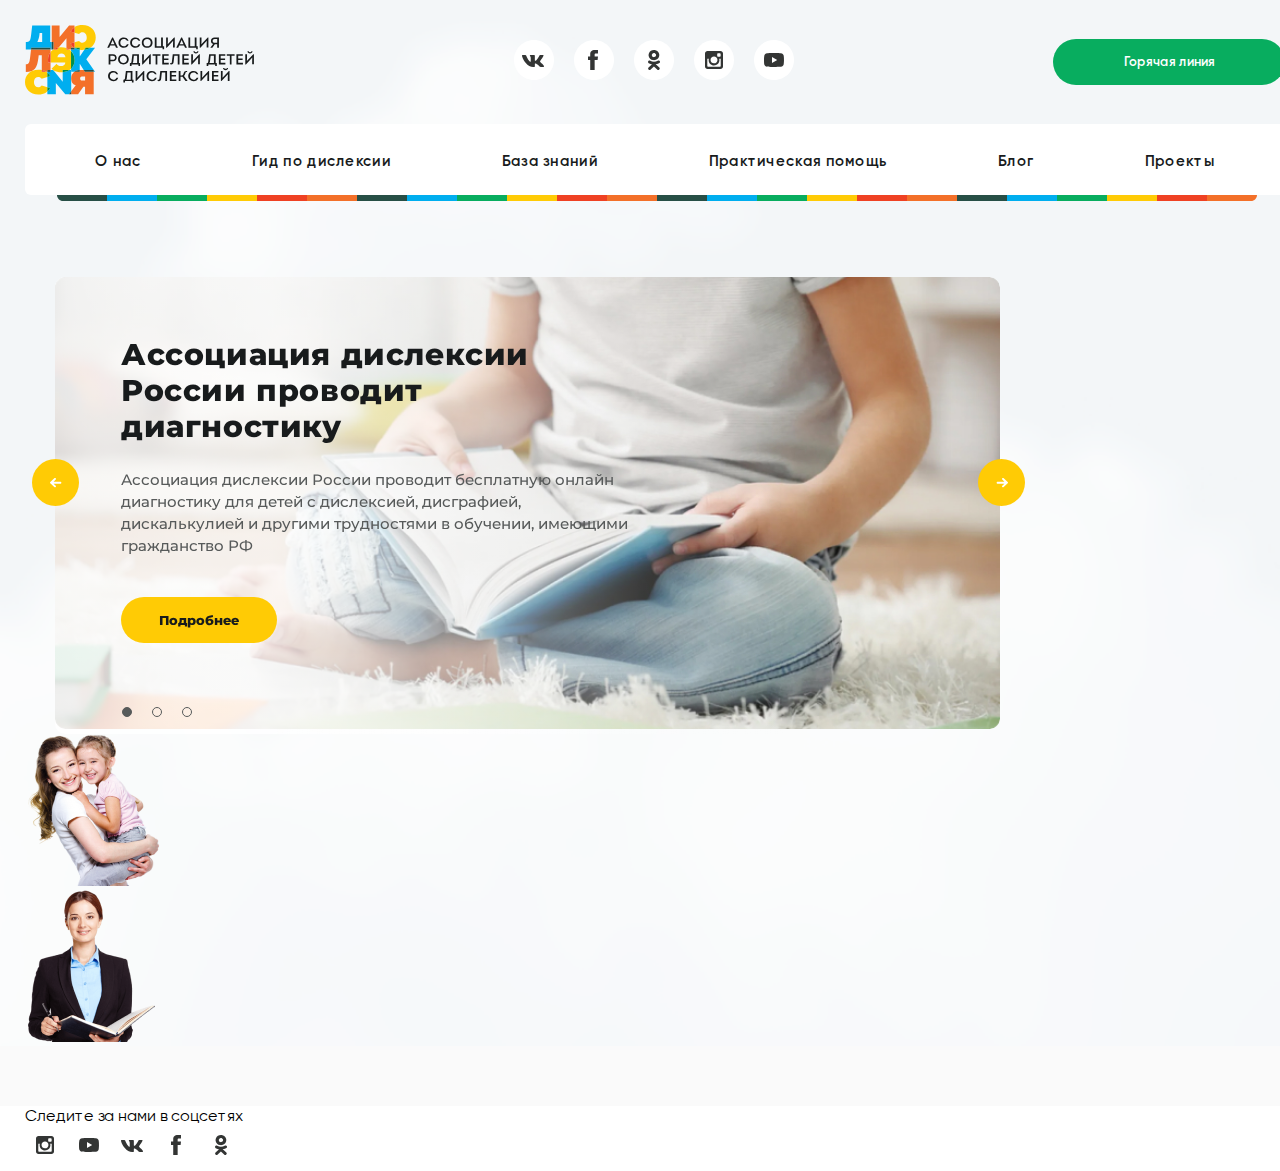
<file: index.html>
<!DOCTYPE html>
<html lang="en">
	<link rel="stylesheet" type="text/css" href="css/normalize.css" media="screen">
	<link rel="stylesheet" type="text/css" href="fonts/stylesheet.css" media="screen">
	<link rel="stylesheet" type="text/css" href="css/owl.carousel.min.css" media="screen">
	<link rel="stylesheet" type="text/css" href="css/style.css" media="screen">
	<meta name="viewport" content="width=device-width, initial-scale=1.0">
	<!-- <meta name="viewport" content="width=480"> -->
	<meta charset="UTF-8">
	<title>Document</title>
</head>
<body>
	<div class="wrapper">
		<header class="header index">
			<div class="container">
				<div class="row">
					<div class="col-lg-12">
						<div class="head-top">
							<div class="logo">
								<a href="#!" class="logo"><img src="images/logo.svg" alt=""></a>
							</div>
							<div class="socials">
								<a href="#!"><img src="images/vk.svg" alt=""></a>
								<a href="#!"><img src="images/facebook.svg" alt=""></a>
								<a href="#!"><img src="images/ok.svg" alt=""></a>
								<a href="#!"><img src="images/insta.svg" alt=""></a>
								<a href="#!"><img src="images/youtube.svg" alt=""></a>
							</div>
							<div class="hot-call">
								<a href="#!" class="hot-call-btn">Горячая линия</a>
							</div>
						</div>
					</div>
					<div class="col-lg-12">
						<nav class="navbar">
							<ul class="navbar-nav">
								<li class="li navbar-item">
									<a href="#!" class="nav-link">О нас</a>
								</li>
								<li class="li navbar-item">
									<a href="#!" class="nav-link">Гид по дислексии</a>
								</li>
								<li class="li navbar-item">
									<a href="#!" class="nav-link">База знаний</a>
								</li>
								<li class="li navbar-item">
									<a href="#!" class="nav-link">Практическая помощь</a>
								</li>
								<li class="li navbar-item">
									<a href="#!" class="nav-link">Блог</a>
								</li>
								<li class="li navbar-item">
									<a href="#!" class="nav-link">Проекты</a>
								</li>
							</ul>
						</nav>
					</div>
				</div>
			</div>
			<div class="container">
				<div class="row">
					<div class="col-lg-9">
						<div class="head-slide">
							<div class="slide-content">
								<img src="images/slide-img.jpg" alt="" class="slide-img">
								<div class="slide-block">
									<h1>Ассоциация дислексии России проводит диагностику</h1>
									<p>Ассоциация дислексии России проводит бесплатную онлайн диагностику для детей с дислексией, дисграфией, дискалькулией и другими трудностями в обучении, имеющими гражданство РФ</p>
									<a href="#!" class="yellow-btn">Подробнее</a>
								</div>
							</div>

							<div class="slide-content">
								<img src="images/slide-img.jpg" alt="" class="slide-img">
								<div class="slide-block">
									<h1>Ассоциация дислексии России проводит диагностику</h1>
									<p>Ассоциация дислексии России проводит бесплатную онлайн диагностику для детей с дислексией, дисграфией, дискалькулией и другими трудностями в обучении, имеющими гражданство РФ</p>
									<a href="#!" class="yellow-btn">Подробнее</a>
								</div>
							</div>

							<div class="slide-content">
								<img src="images/slide-img.jpg" alt="" class="slide-img">
								<div class="slide-block">
									<h1>Ассоциация дислексии России проводит диагностику</h1>
									<p>Ассоциация дислексии России проводит бесплатную онлайн диагностику для детей с дислексией, дисграфией, дискалькулией и другими трудностями в обучении, имеющими гражданство РФ</p>
									<a href="#!" class="yellow-btn">Подробнее</a>
								</div>
							</div>
						</div>
					</div>
					<div class="col-lg-3">
						<div class="right-content">
							<div class="free-diagnostic">
								<div class="free-img">
									<img src="images/free-online-diagnostic.png" alt="">
								</div>
							</div>
							<div class="online-course">
								<div class="online-img">
									<img src="images/online-course.png" alt="">
								</div>
							</div>
						</div>
					</div>
				</div>
			</div>
		</header>

		<section class="main-sec">
			<div class="container">
				<div class="row">
					
				</div>
			</div>
		</section>

		<section class="form-sec">
			<div class="container">
				<div class="row">
					<div class="col-lg-4 f-left-col">
						<div class="form-left">
							<p>Следите за нами в соцсетях</p>
							<div class="form-socials">
								<a href="#!"><img src="images/insta.svg" alt=""></a>
								<a href="#!"><img src="images/youtube.svg" alt=""></a>
								<a href="#!"><img src="images/vk.svg" alt=""></a>
								<a href="#!"><img src="images/facebook.svg" alt=""></a>
								<a href="#!"><img src="images/ok.svg" alt=""></a>
							</div>
						</div>
					</div>
					<div class="col-lg-8">

					</div>
				</div>
			</div>
		</section>

		<footer>
			<div class="container">
				<div class="row">
					
				</div>
			</div>
		</footer>
	</div>

	<script src="js/jquery-3.3.1.min.js"></script>
	<script src="js/owl.carousel.min.js"></script>
	<script src="js/script.js"></script>
</body>
</html>
</file>
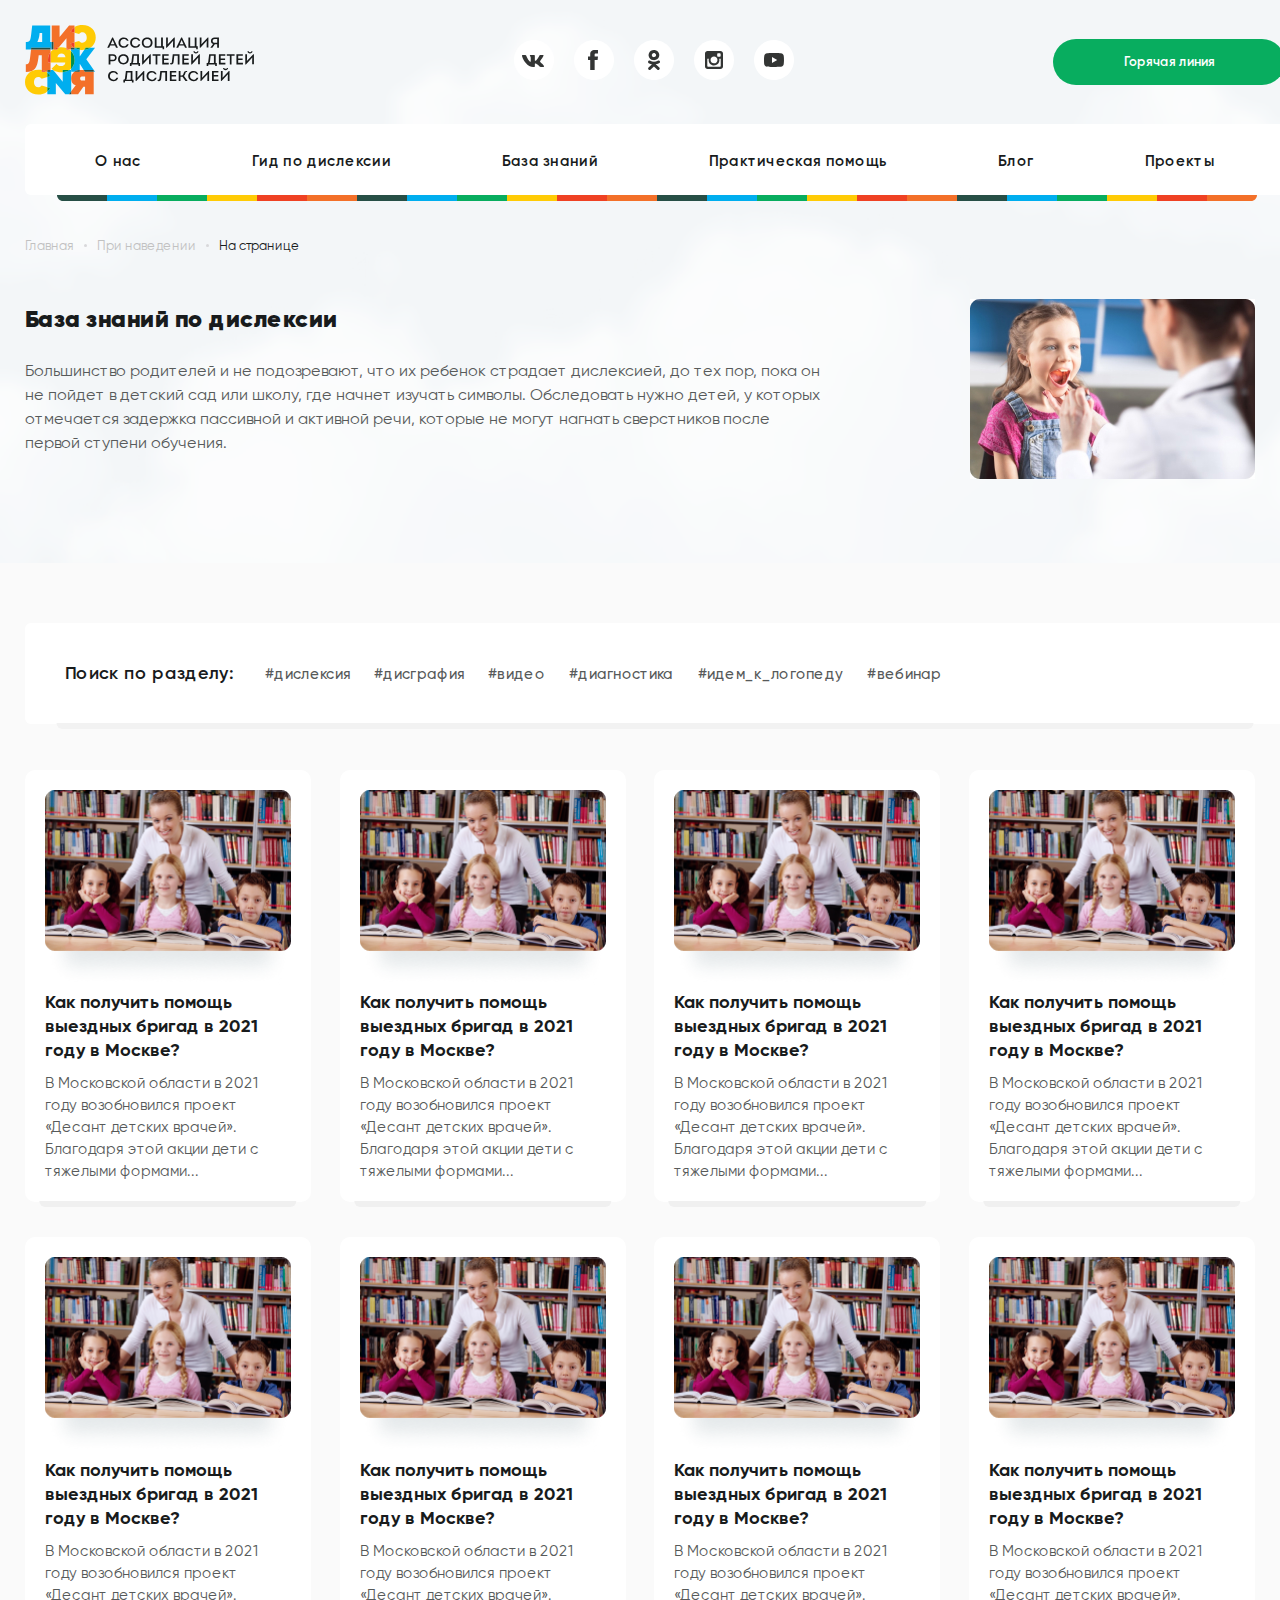
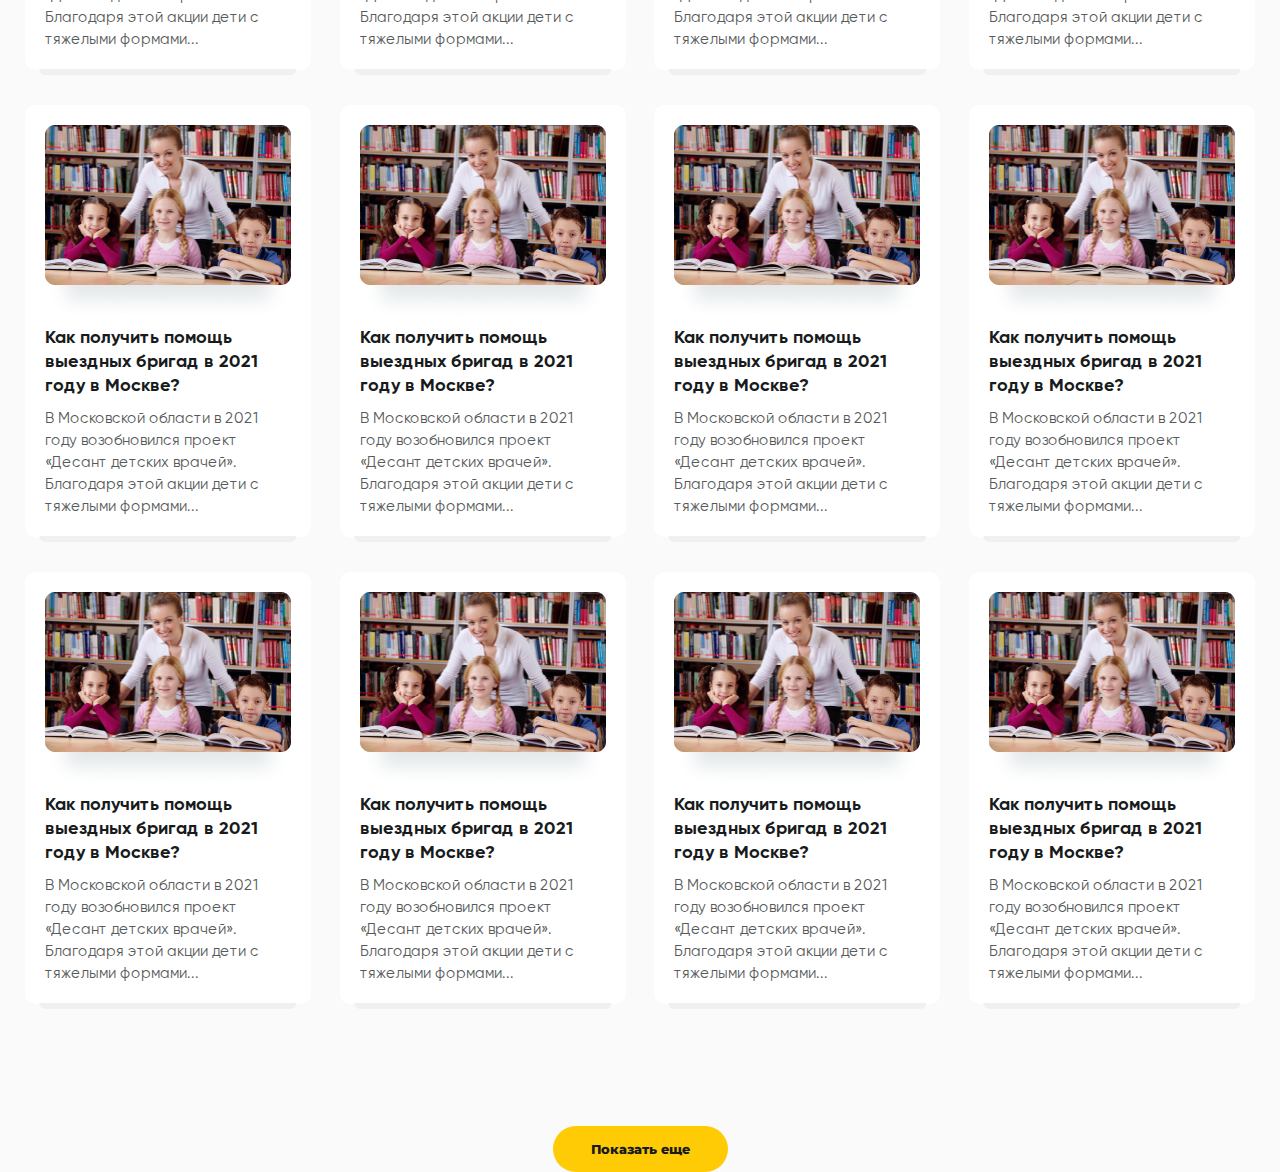
<file: knowledge_base.html>
<!DOCTYPE html>
<html lang="en">
<head>
    <meta charset="UTF-8">
    <meta http-equiv="X-UA-Compatible" content="IE=edge">
    <meta name="viewport" content="width=device-width, initial-scale=1.0">
    <link rel="stylesheet" type="text/css" href="css/normalize.css" media="screen">
	<link rel="stylesheet" type="text/css" href="fonts/stylesheet.css" media="screen">
	<link rel="stylesheet" type="text/css" href="css/owl.carousel.min.css" media="screen">
	<link rel="stylesheet" type="text/css" href="css/style.css" media="screen">
    <title>База знаний</title>
</head>
<body>
    <div class="wrapper">
		<header class="header knowledge_base">
			<div class="container">
				<div class="row">
					<div class="col-lg-12">
						<div class="head-top">
							<div class="logo">
								<a href="#!" class="logo"><img src="images/logo.svg" alt=""></a>
							</div>
							<div class="socials">
								<a href="#!"><img src="images/vk.svg" alt=""></a>
								<a href="#!"><img src="images/facebook.svg" alt=""></a>
								<a href="#!"><img src="images/ok.svg" alt=""></a>
								<a href="#!"><img src="images/insta.svg" alt=""></a>
								<a href="#!"><img src="images/youtube.svg" alt=""></a>
							</div>
							<div class="hot-call">
								<a href="#!" class="hot-call-btn">Горячая линия</a>
							</div>
						</div>
					</div>
					<div class="col-lg-12">
						<nav class="navbar">
							<ul class="navbar-nav">
								<li class="li navbar-item">
									<a href="#!" class="nav-link">О нас</a>
								</li>
								<li class="li navbar-item">
									<a href="#!" class="nav-link">Гид по дислексии</a>
								</li>
								<li class="li navbar-item">
									<a href="#!" class="nav-link">База знаний</a>
								</li>
								<li class="li navbar-item">
									<a href="#!" class="nav-link">Практическая помощь</a>
								</li>
								<li class="li navbar-item">
									<a href="#!" class="nav-link">Блог</a>
								</li>
								<li class="li navbar-item">
									<a href="#!" class="nav-link">Проекты</a>
								</li>
							</ul>
						</nav>
					</div>
				</div>
			</div>
			<div class="container">
				<div class="row">
					<div class="col-lg-12">
                        <div class="bread_crumbs">
                            <a href="#!">Главная</a><span class="circle"></span>
                            <a href="#!">При наведении</a><span class="circle"></span>
                            <p>На странице</p>
                        </div>
                    </div>
				</div>
			</div>
            <div class="container">
                <div class="dyslexia_Knowledge_content">
                    <div class="dyslexia_Knowledge">
                        <h1>База знаний по дислексии</h1>
                        <p>Большинство родителей и не подозревают, что их ребенок страдает дислексией, 
                            до тех пор, пока он не пойдет в детский сад или школу, где начнет изучать символы. 
                            Обследовать нужно детей, у которых отмечается задержка пассивной и активной 
                            речи, которые не могут нагнать сверстников после первой ступени обучения.</p>
                    </div>
                    <div class="girl-in-dentis">
                        <img src="images/girl-in-dentis.jpg" alt="girl-in-dentis">
                    </div>
                </div>
            </div>
		</header>

		<section class="main-sec">
			<div class="container">
				<div class="row">
					<div class="col-lg-12">
                        <div class="tag_navbar">
                            <ul>
                                <li>Поиск по разделу:</li>
                                <li><a href="#!">#дислексия</a></li>
                                <li><a href="#!">#дисграфия</a></li>
                                <li><a href="#!">#видео</a></li>
                                <li><a href="#!">#диагностика</a></li>
                                <li><a href="#!">#идем_к_логопеду</a></li>
                                <li><a href="#!">#вебинар</a></li>
                            </ul>
                        </div>
                    </div>
				</div>
			</div>
            <div class="container">
                <div class="knowledge_card_content">
                    <div class="knowledge_card">
    
                        <div class="knowledge_card_items">
                            <img src="images/teacher-girl.png" alt="teacher-girl">
                            <a href="#!">Как получить помощь выездных бригад в 2021 году в Москве?</a>
                            <p>В Московской области в 2021 году возобновился проект «Десант детских врачей». 
                                Благодаря этой акции дети с тяжелыми формами...</p>
                            <span class="shadow-block"></span>
                        </div>

                        <div class="knowledge_card_items">
                            <img src="images/teacher-girl.png" alt="teacher-girl">
                            <a href="#!">Как получить помощь выездных бригад в 2021 году в Москве?</a>
                            <p>В Московской области в 2021 году возобновился проект «Десант детских врачей». 
                                Благодаря этой акции дети с тяжелыми формами...</p>
                            <span class="shadow-block"></span>
                        </div>

                        <div class="knowledge_card_items">
                            <img src="images/teacher-girl.png" alt="teacher-girl">
                            <a href="#!">Как получить помощь выездных бригад в 2021 году в Москве?</a>
                            <p>В Московской области в 2021 году возобновился проект «Десант детских врачей». 
                                Благодаря этой акции дети с тяжелыми формами...</p>
                            <span class="shadow-block"></span>
                        </div>

                        <div class="knowledge_card_items">
                            <img src="images/teacher-girl.png" alt="teacher-girl">
                            <a href="#!">Как получить помощь выездных бригад в 2021 году в Москве?</a>
                            <p>В Московской области в 2021 году возобновился проект «Десант детских врачей». 
                                Благодаря этой акции дети с тяжелыми формами...</p>
                            <span class="shadow-block"></span>
                        </div>

                        <div class="knowledge_card_items">
                            <img src="images/teacher-girl.png" alt="teacher-girl">
                            <a href="#!">Как получить помощь выездных бригад в 2021 году в Москве?</a>
                            <p>В Московской области в 2021 году возобновился проект «Десант детских врачей». 
                                Благодаря этой акции дети с тяжелыми формами...</p>
                            <span class="shadow-block"></span>
                        </div>

                        <div class="knowledge_card_items">
                            <img src="images/teacher-girl.png" alt="teacher-girl">
                            <a href="#!">Как получить помощь выездных бригад в 2021 году в Москве?</a>
                            <p>В Московской области в 2021 году возобновился проект «Десант детских врачей». 
                                Благодаря этой акции дети с тяжелыми формами...</p>
                            <span class="shadow-block"></span>
                        </div>

                        <div class="knowledge_card_items">
                            <img src="images/teacher-girl.png" alt="teacher-girl">
                            <a href="#!">Как получить помощь выездных бригад в 2021 году в Москве?</a>
                            <p>В Московской области в 2021 году возобновился проект «Десант детских врачей». 
                                Благодаря этой акции дети с тяжелыми формами...</p>
                            <span class="shadow-block"></span>
                        </div>

                        <div class="knowledge_card_items">
                            <img src="images/teacher-girl.png" alt="teacher-girl">
                            <a href="#!">Как получить помощь выездных бригад в 2021 году в Москве?</a>
                            <p>В Московской области в 2021 году возобновился проект «Десант детских врачей». 
                                Благодаря этой акции дети с тяжелыми формами...</p>
                            <span class="shadow-block"></span>
                        </div>

                        <div class="knowledge_card_items">
                            <img src="images/teacher-girl.png" alt="teacher-girl">
                            <a href="#!">Как получить помощь выездных бригад в 2021 году в Москве?</a>
                            <p>В Московской области в 2021 году возобновился проект «Десант детских врачей». 
                                Благодаря этой акции дети с тяжелыми формами...</p>
                            <span class="shadow-block"></span>
                        </div>

                        <div class="knowledge_card_items">
                            <img src="images/teacher-girl.png" alt="teacher-girl">
                            <a href="#!">Как получить помощь выездных бригад в 2021 году в Москве?</a>
                            <p>В Московской области в 2021 году возобновился проект «Десант детских врачей». 
                                Благодаря этой акции дети с тяжелыми формами...</p>
                            <span class="shadow-block"></span>
                        </div>

                        <div class="knowledge_card_items">
                            <img src="images/teacher-girl.png" alt="teacher-girl">
                            <a href="#!">Как получить помощь выездных бригад в 2021 году в Москве?</a>
                            <p>В Московской области в 2021 году возобновился проект «Десант детских врачей». 
                                Благодаря этой акции дети с тяжелыми формами...</p>
                            <span class="shadow-block"></span>
                        </div>

                        <div class="knowledge_card_items">
                            <img src="images/teacher-girl.png" alt="teacher-girl">
                            <a href="#!">Как получить помощь выездных бригад в 2021 году в Москве?</a>
                            <p>В Московской области в 2021 году возобновился проект «Десант детских врачей». 
                                Благодаря этой акции дети с тяжелыми формами...</p>
                            <span class="shadow-block"></span>
                        </div>

                        <div class="knowledge_card_items">
                            <img src="images/teacher-girl.png" alt="teacher-girl">
                            <a href="#!">Как получить помощь выездных бригад в 2021 году в Москве?</a>
                            <p>В Московской области в 2021 году возобновился проект «Десант детских врачей». 
                                Благодаря этой акции дети с тяжелыми формами...</p>
                            <span class="shadow-block"></span>
                        </div>

                        <div class="knowledge_card_items">
                            <img src="images/teacher-girl.png" alt="teacher-girl">
                            <a href="#!">Как получить помощь выездных бригад в 2021 году в Москве?</a>
                            <p>В Московской области в 2021 году возобновился проект «Десант детских врачей». 
                                Благодаря этой акции дети с тяжелыми формами...</p>
                            <span class="shadow-block"></span>
                        </div>

                        <div class="knowledge_card_items">
                            <img src="images/teacher-girl.png" alt="teacher-girl">
                            <a href="#!">Как получить помощь выездных бригад в 2021 году в Москве?</a>
                            <p>В Московской области в 2021 году возобновился проект «Десант детских врачей». 
                                Благодаря этой акции дети с тяжелыми формами...</p>
                            <span class="shadow-block"></span>
                        </div>

                        <div class="knowledge_card_items">
                            <img src="images/teacher-girl.png" alt="teacher-girl">
                            <a href="#!">Как получить помощь выездных бригад в 2021 году в Москве?</a>
                            <p>В Московской области в 2021 году возобновился проект «Десант детских врачей». 
                                Благодаря этой акции дети с тяжелыми формами...</p>
                            <span class="shadow-block"></span>
                        </div>
    
                    </div>
                    <div class="knowledge_card_btn">
                        <a href="#!" class="yellow-btn">Показать еще</a>
                    </div>
                </div>
            </div>
		</section>
	</div>

    <script src="js/jquery-3.3.1.min.js"></script>
	<script src="js/owl.carousel.min.js"></script>
	<script src="js/script.js"></script>
</body>
</html>
</file>
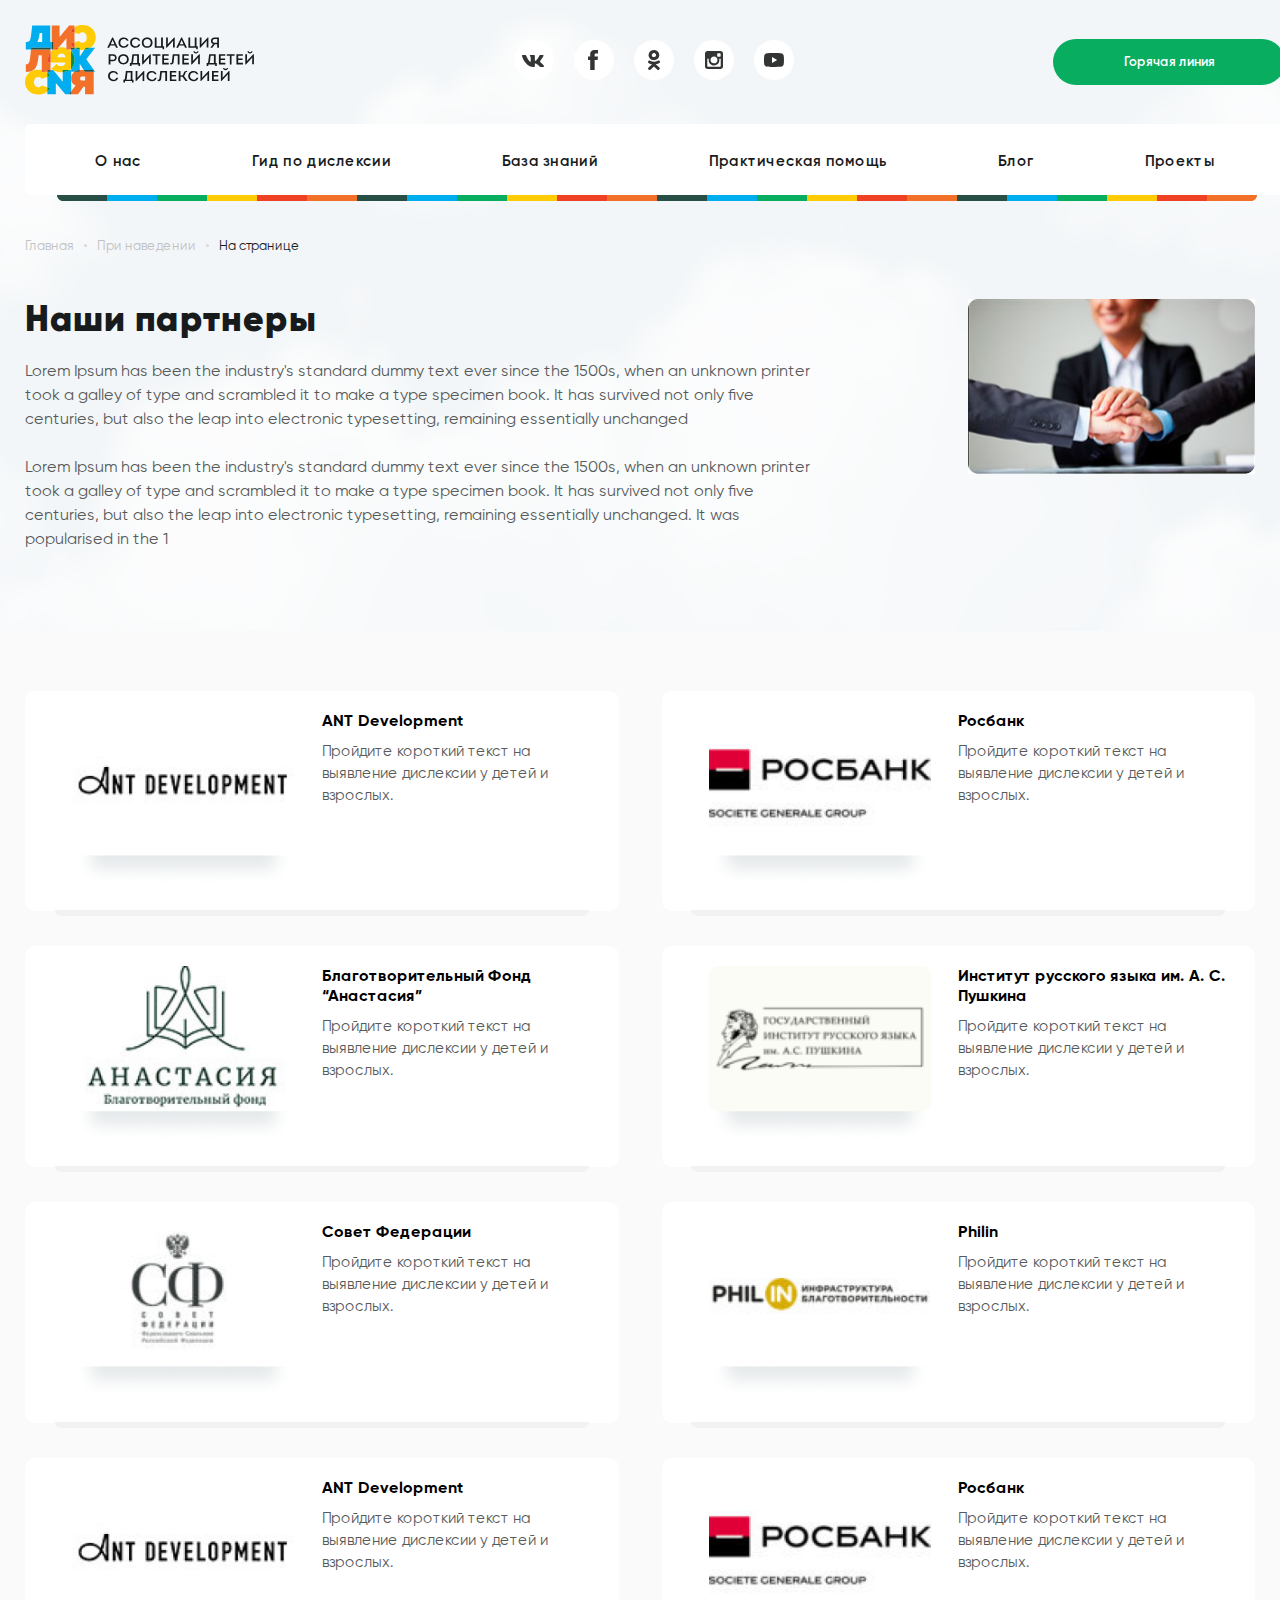
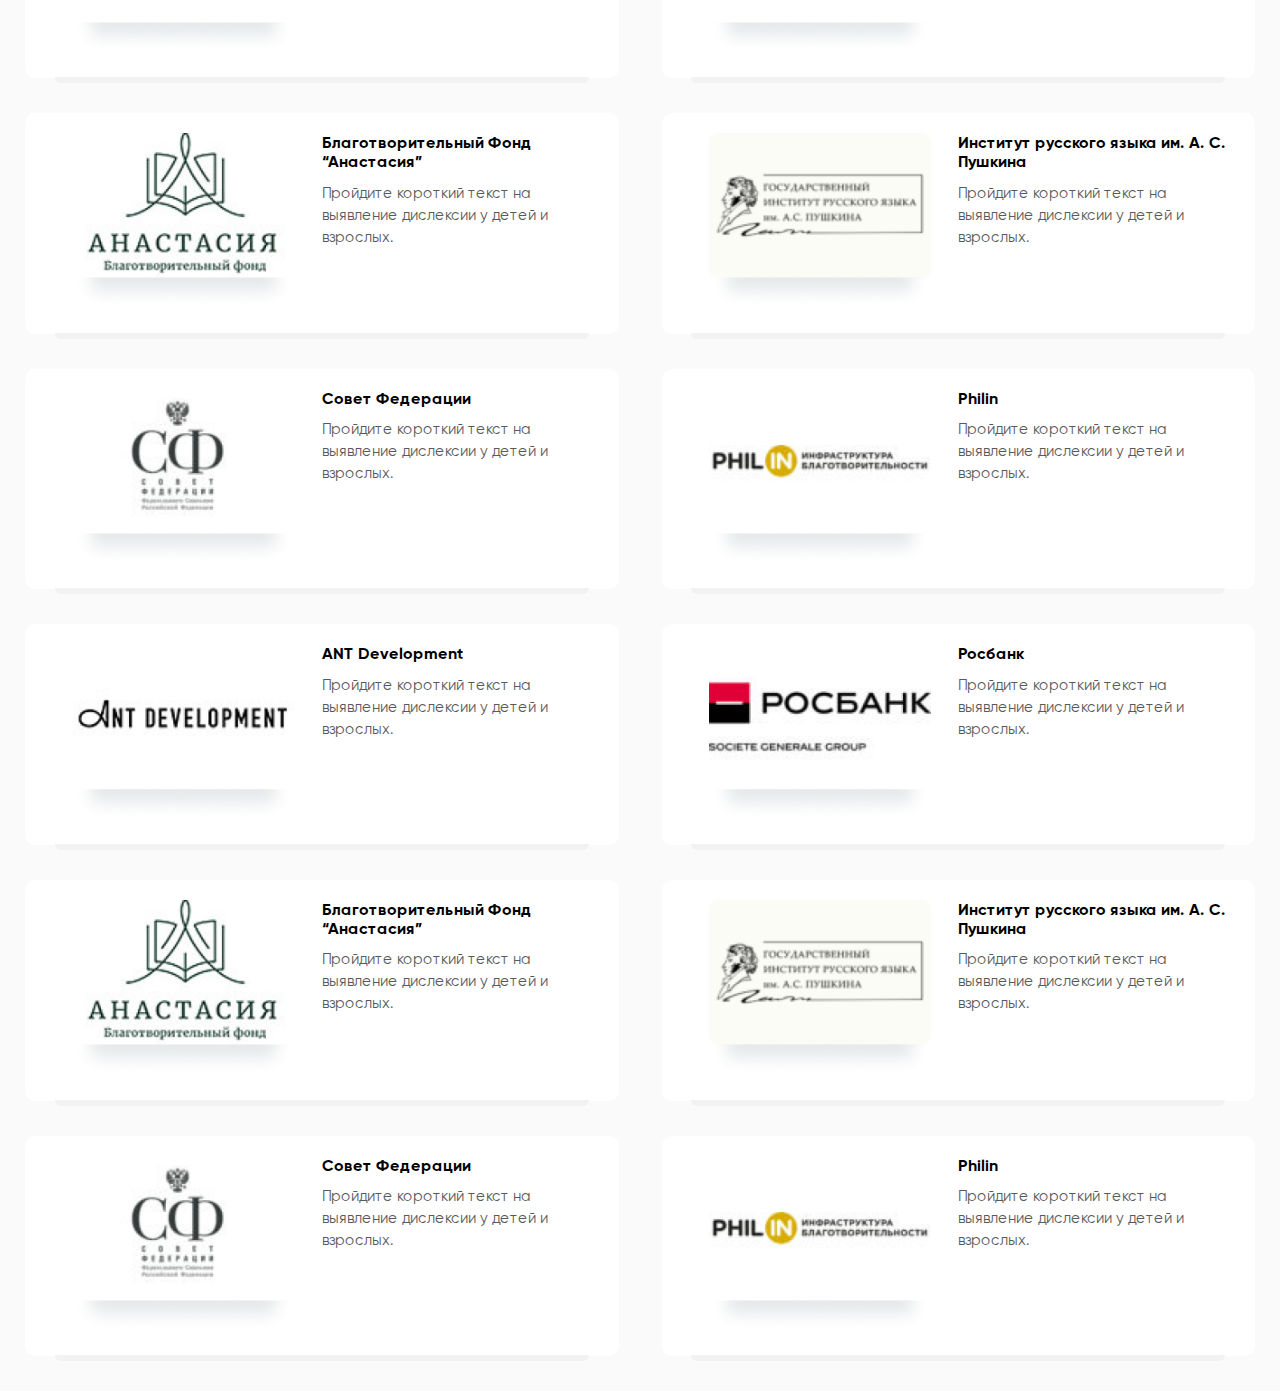
<file: our_partners.html>
<!DOCTYPE html>
<html lang="en">
<head>
    <meta charset="UTF-8">
    <meta http-equiv="X-UA-Compatible" content="IE=edge">
    <meta name="viewport" content="width=device-width, initial-scale=1.0">
    <link rel="stylesheet" type="text/css" href="css/normalize.css" media="screen">
	<link rel="stylesheet" type="text/css" href="fonts/stylesheet.css" media="screen">
	<link rel="stylesheet" type="text/css" href="css/owl.carousel.min.css" media="screen">
	<link rel="stylesheet" type="text/css" href="css/style.css" media="screen">
    <title>Our partners</title>
</head>
<body>
    <div class="wrapper">
		<header class="header our_partners">
			<div class="container">
				<div class="row">
					<div class="col-lg-12">
						<div class="head-top">
							<div class="logo">
								<a href="#!" class="logo"><img src="images/logo.svg" alt=""></a>
							</div>
							<div class="socials">
								<a href="#!"><img src="images/vk.svg" alt=""></a>
								<a href="#!"><img src="images/facebook.svg" alt=""></a>
								<a href="#!"><img src="images/ok.svg" alt=""></a>
								<a href="#!"><img src="images/insta.svg" alt=""></a>
								<a href="#!"><img src="images/youtube.svg" alt=""></a>
							</div>
							<div class="hot-call">
								<a href="#!" class="hot-call-btn">Горячая линия</a>
							</div>
						</div>
					</div>
					<div class="col-lg-12">
						<nav class="navbar">
							<ul class="navbar-nav">
								<li class="li navbar-item">
									<a href="#!" class="nav-link">О нас</a>
								</li>
								<li class="li navbar-item">
									<a href="#!" class="nav-link">Гид по дислексии</a>
								</li>
								<li class="li navbar-item">
									<a href="#!" class="nav-link">База знаний</a>
								</li>
								<li class="li navbar-item">
									<a href="#!" class="nav-link">Практическая помощь</a>
								</li>
								<li class="li navbar-item">
									<a href="#!" class="nav-link">Блог</a>
								</li>
								<li class="li navbar-item">
									<a href="#!" class="nav-link">Проекты</a>
								</li>
							</ul>
						</nav>
					</div>
				</div>
			</div>
			<div class="container">
				<div class="row">
					<div class="col-lg-12">
                        <div class="bread_crumbs">
                            <a href="#!">Главная</a><span class="circle"></span>
                            <a href="#!">При наведении</a><span class="circle"></span>
                            <p>На странице</p>
                        </div>
                    </div>
				</div>
			</div>
            <div class="container">
                <div class="dyslexia_Knowledge_content">
                    <div class="dyslexia_Knowledge">
                        <h1>Наши партнеры</h1>
                        <p>Lorem Ipsum has been the industry's standard dummy text ever since the 1500s, when an unknown printer took a galley of type and scrambled it to make a type specimen book. It has survived not only 
                            five centuries, but also the leap into electronic typesetting, remaining essentially unchanged <br><br>

                            Lorem Ipsum has been the industry's standard dummy text ever since the 1500s, 
                            when an unknown printer took a galley of type and scrambled it to make a type specimen book. It 
                            has survived not only five centuries, but also the leap into electronic typesetting, remaining 
                            essentially unchanged. It was popularised in the 1</p>
                    </div>
                    <div class="girl-in-dentis">
                        <div class="girl-dent">
                            <img src="images/our_partners_first_img.jpg" alt="girl-in-dentis">
                        </div>
                    </div>
                </div>
            </div>
		</header>

		<section class="partners-sec">
            <div class="container">
                <div class="partners_card">

                    <div class="partners_card_items">
                        <div class="partners_card_left">
                            <img src="images/ant-dev-partners.png" alt="">
                        </div>
                        <div class="partners_card_right">
                            <h4>ANT Development</h4>
                            <p>Пройдите короткий текст на выявление дислексии у детей и взрослых.</p>
                        </div>
                    </div>

                    <div class="partners_card_items">
                        <div class="partners_card_left">
                            <img src="images/rosbank-partner.png" alt="">
                        </div>
                        <div class="partners_card_right">
                            <h4>Росбанк</h4>
                            <p>Пройдите короткий текст на выявление дислексии у детей и взрослых.</p>
                        </div>
                    </div>

                    <div class="partners_card_items">
                        <div class="partners_card_left">
                            <img src="images/anastasiya-partners.png" alt="">
                        </div>
                        <div class="partners_card_right">
                            <h4>Благотворительный Фонд “Анастасия”</h4>
                            <p>Пройдите короткий текст на выявление дислексии у детей и взрослых.</p>
                        </div>
                    </div>

                    <div class="partners_card_items">
                        <div class="partners_card_left">
                            <img src="images/gos-ins-partners.png" alt="">
                        </div>
                        <div class="partners_card_right">
                            <h4>Институт русского языка им. А. С. Пушкина</h4>
                            <p>Пройдите короткий текст на выявление дислексии у детей и взрослых.</p>
                        </div>
                    </div>

                    <div class="partners_card_items">
                        <div class="partners_card_left">
                            <img src="images/cf-partners.png" alt="">
                        </div>
                        <div class="partners_card_right">
                            <h4>Совет Федерации</h4>
                            <p>Пройдите короткий текст на выявление дислексии у детей и взрослых.</p>
                        </div>
                    </div>

                    <div class="partners_card_items">
                        <div class="partners_card_left">
                            <img src="images/phil-partners.png" alt="">
                        </div>
                        <div class="partners_card_right">
                            <h4>Philin</h4>
                            <p>Пройдите короткий текст на выявление дислексии у детей и взрослых.</p>
                        </div>
                    </div>

                    <div class="partners_card_items">
                        <div class="partners_card_left">
                            <img src="images/ant-dev-partners.png" alt="">
                        </div>
                        <div class="partners_card_right">
                            <h4>ANT Development</h4>
                            <p>Пройдите короткий текст на выявление дислексии у детей и взрослых.</p>
                        </div>
                    </div>

                    <div class="partners_card_items">
                        <div class="partners_card_left">
                            <img src="images/rosbank-partner.png" alt="">
                        </div>
                        <div class="partners_card_right">
                            <h4>Росбанк</h4>
                            <p>Пройдите короткий текст на выявление дислексии у детей и взрослых.</p>
                        </div>
                    </div>

                    <div class="partners_card_items">
                        <div class="partners_card_left">
                            <img src="images/anastasiya-partners.png" alt="">
                        </div>
                        <div class="partners_card_right">
                            <h4>Благотворительный Фонд “Анастасия”</h4>
                            <p>Пройдите короткий текст на выявление дислексии у детей и взрослых.</p>
                        </div>
                    </div>

                    <div class="partners_card_items">
                        <div class="partners_card_left">
                            <img src="images/gos-ins-partners.png" alt="">
                        </div>
                        <div class="partners_card_right">
                            <h4>Институт русского языка им. А. С. Пушкина</h4>
                            <p>Пройдите короткий текст на выявление дислексии у детей и взрослых.</p>
                        </div>
                    </div>

                    <div class="partners_card_items">
                        <div class="partners_card_left">
                            <img src="images/cf-partners.png" alt="">
                        </div>
                        <div class="partners_card_right">
                            <h4>Совет Федерации</h4>
                            <p>Пройдите короткий текст на выявление дислексии у детей и взрослых.</p>
                        </div>
                    </div>

                    <div class="partners_card_items">
                        <div class="partners_card_left">
                            <img src="images/phil-partners.png" alt="">
                        </div>
                        <div class="partners_card_right">
                            <h4>Philin</h4>
                            <p>Пройдите короткий текст на выявление дислексии у детей и взрослых.</p>
                        </div>
                    </div>

                    <div class="partners_card_items">
                        <div class="partners_card_left">
                            <img src="images/ant-dev-partners.png" alt="">
                        </div>
                        <div class="partners_card_right">
                            <h4>ANT Development</h4>
                            <p>Пройдите короткий текст на выявление дислексии у детей и взрослых.</p>
                        </div>
                    </div>

                    <div class="partners_card_items">
                        <div class="partners_card_left">
                            <img src="images/rosbank-partner.png" alt="">
                        </div>
                        <div class="partners_card_right">
                            <h4>Росбанк</h4>
                            <p>Пройдите короткий текст на выявление дислексии у детей и взрослых.</p>
                        </div>
                    </div>

                    <div class="partners_card_items">
                        <div class="partners_card_left">
                            <img src="images/anastasiya-partners.png" alt="">
                        </div>
                        <div class="partners_card_right">
                            <h4>Благотворительный Фонд “Анастасия”</h4>
                            <p>Пройдите короткий текст на выявление дислексии у детей и взрослых.</p>
                        </div>
                    </div>

                    <div class="partners_card_items">
                        <div class="partners_card_left">
                            <img src="images/gos-ins-partners.png" alt="">
                        </div>
                        <div class="partners_card_right">
                            <h4>Институт русского языка им. А. С. Пушкина</h4>
                            <p>Пройдите короткий текст на выявление дислексии у детей и взрослых.</p>
                        </div>
                    </div>

                    <div class="partners_card_items">
                        <div class="partners_card_left">
                            <img src="images/cf-partners.png" alt="">
                        </div>
                        <div class="partners_card_right">
                            <h4>Совет Федерации</h4>
                            <p>Пройдите короткий текст на выявление дислексии у детей и взрослых.</p>
                        </div>
                    </div>

                    <div class="partners_card_items">
                        <div class="partners_card_left">
                            <img src="images/phil-partners.png" alt="">
                        </div>
                        <div class="partners_card_right">
                            <h4>Philin</h4>
                            <p>Пройдите короткий текст на выявление дислексии у детей и взрослых.</p>
                        </div>
                    </div>

                </div>
            </div>
		</section>
	</div>

    <script src="js/jquery-3.3.1.min.js"></script>
	<script src="js/owl.carousel.min.js"></script>
	<script src="js/script.js"></script>
</body>
</html>
</file>
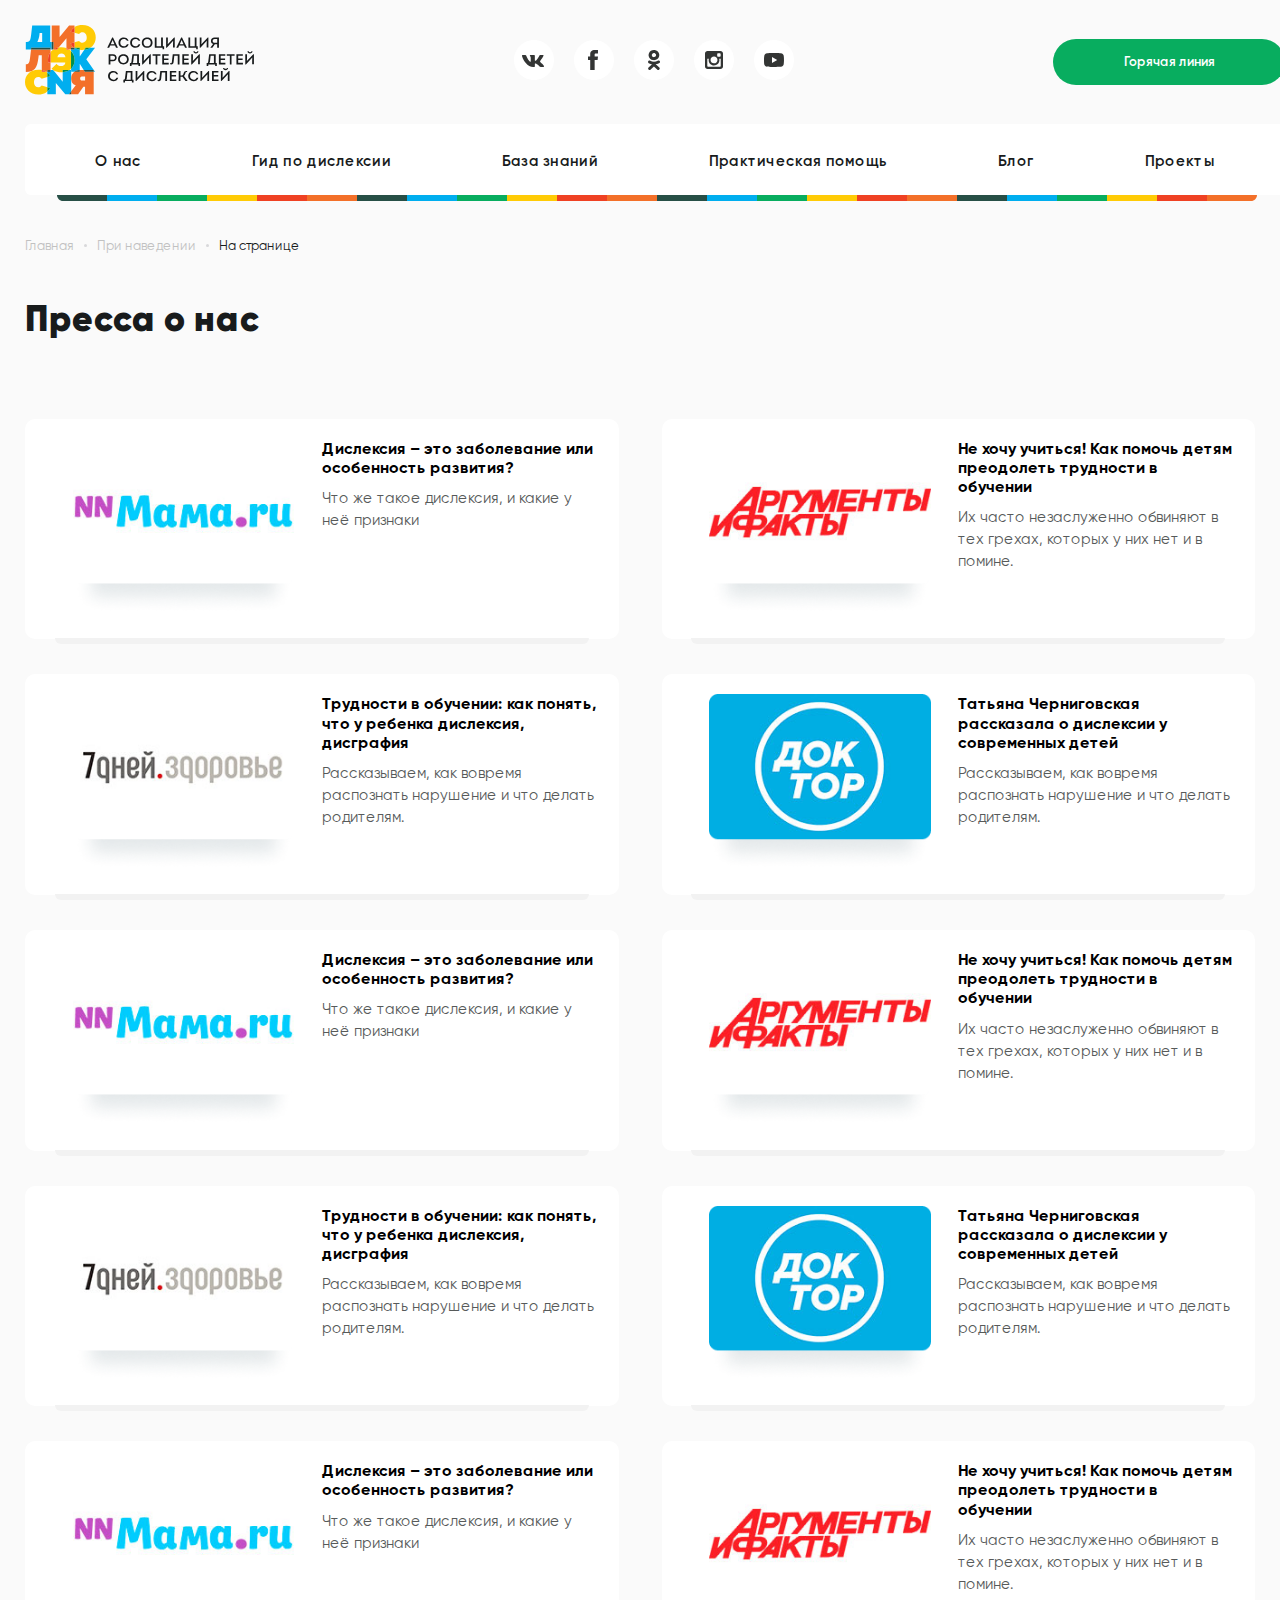
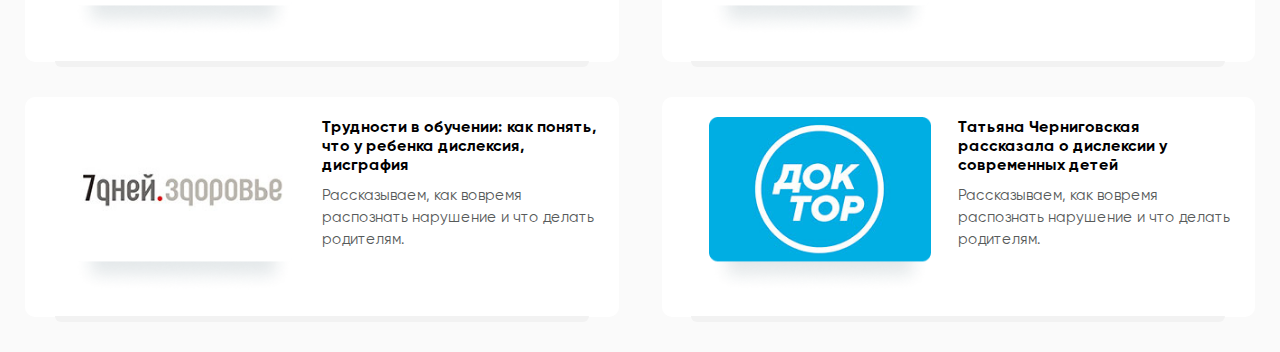
<file: press_about_us.html>
<!DOCTYPE html>
<html lang="en">
<head>
    <meta charset="UTF-8">
    <meta http-equiv="X-UA-Compatible" content="IE=edge">
    <meta name="viewport" content="width=device-width, initial-scale=1.0">
    <link rel="stylesheet" type="text/css" href="css/normalize.css" media="screen">
	<link rel="stylesheet" type="text/css" href="fonts/stylesheet.css" media="screen">
	<link rel="stylesheet" type="text/css" href="css/owl.carousel.min.css" media="screen">
	<link rel="stylesheet" type="text/css" href="css/style.css" media="screen">
    <title>Пресса о нас</title>
</head>
<body>
    <div class="wrapper">
		<header class="header our_partners press-about-us">
			<div class="container">
				<div class="row">
					<div class="col-lg-12">
						<div class="head-top">
							<div class="logo">
								<a href="#!" class="logo"><img src="images/logo.svg" alt=""></a>
							</div>
							<div class="socials">
								<a href="#!"><img src="images/vk.svg" alt=""></a>
								<a href="#!"><img src="images/facebook.svg" alt=""></a>
								<a href="#!"><img src="images/ok.svg" alt=""></a>
								<a href="#!"><img src="images/insta.svg" alt=""></a>
								<a href="#!"><img src="images/youtube.svg" alt=""></a>
							</div>
							<div class="hot-call">
								<a href="#!" class="hot-call-btn">Горячая линия</a>
							</div>
						</div>
					</div>
					<div class="col-lg-12">
						<nav class="navbar">
							<ul class="navbar-nav">
								<li class="li navbar-item">
									<a href="#!" class="nav-link">О нас</a>
								</li>
								<li class="li navbar-item">
									<a href="#!" class="nav-link">Гид по дислексии</a>
								</li>
								<li class="li navbar-item">
									<a href="#!" class="nav-link">База знаний</a>
								</li>
								<li class="li navbar-item">
									<a href="#!" class="nav-link">Практическая помощь</a>
								</li>
								<li class="li navbar-item">
									<a href="#!" class="nav-link">Блог</a>
								</li>
								<li class="li navbar-item">
									<a href="#!" class="nav-link">Проекты</a>
								</li>
							</ul>
						</nav>
					</div>
				</div>
			</div>
			<div class="container">
				<div class="row">
					<div class="col-lg-12">
                        <div class="bread_crumbs">
                            <a href="#!">Главная</a><span class="circle"></span>
                            <a href="#!">При наведении</a><span class="circle"></span>
                            <p>На странице</p>
                        </div>
                    </div>
				</div>
			</div>
            <div class="container">
                <div class="dyslexia_Knowledge_content">
                    <div class="dyslexia_Knowledge">
                        <h1>Пресса о нас</h1>
                    </div>
                </div>
            </div>
		</header>

		<section class="partners-sec">
            <div class="container">
                <div class="partners_card">

                    <div class="partners_card_items">
                        <div class="partners_card_left">
                            <img src="images/mama-ru-aus.png" alt="">
                        </div>
                        <div class="partners_card_right">
                            <h4>Дислексия – это заболевание или особенность развития?</h4>
                            <p>Что же такое дислексия, и какие у неё признаки</p>
                        </div>
                    </div>

                    <div class="partners_card_items">
                        <div class="partners_card_left">
                            <img src="images/argumenti-aus.png" alt="">
                        </div>
                        <div class="partners_card_right">
                            <h4>Не хочу учиться! Как помочь детям преодолеть трудности в обучении</h4>
                            <p>Их часто незаслуженно обвиняют в тех грехах, которых у них нет и в помине.</p>
                        </div>
                    </div>

                    <div class="partners_card_items">
                        <div class="partners_card_left">
                            <img src="images/7dney-aus.png" alt="">
                        </div>
                        <div class="partners_card_right">
                            <h4>Трудности в обучении: как понять, что у ребенка дислексия, дисграфия</h4>
                            <p>Рассказываем, как вовремя распознать нарушение и что делать родителям.</p>
                        </div>
                    </div>

                    <div class="partners_card_items">
                        <div class="partners_card_left">
                            <img src="images/doktor-aus.png" alt="">
                        </div>
                        <div class="partners_card_right">
                            <h4>Татьяна Черниговская рассказала о дислексии у современных детей</h4>
                            <p>Рассказываем, как вовремя распознать нарушение и что делать родителям.</p>
                        </div>
                    </div>

                    <div class="partners_card_items">
                        <div class="partners_card_left">
                            <img src="images/mama-ru-aus.png" alt="">
                        </div>
                        <div class="partners_card_right">
                            <h4>Дислексия – это заболевание или особенность развития?</h4>
                            <p>Что же такое дислексия, и какие у неё признаки</p>
                        </div>
                    </div>

                    <div class="partners_card_items">
                        <div class="partners_card_left">
                            <img src="images/argumenti-aus.png" alt="">
                        </div>
                        <div class="partners_card_right">
                            <h4>Не хочу учиться! Как помочь детям преодолеть трудности в обучении</h4>
                            <p>Их часто незаслуженно обвиняют в тех грехах, которых у них нет и в помине.</p>
                        </div>
                    </div>

                    <div class="partners_card_items">
                        <div class="partners_card_left">
                            <img src="images/7dney-aus.png" alt="">
                        </div>
                        <div class="partners_card_right">
                            <h4>Трудности в обучении: как понять, что у ребенка дислексия, дисграфия</h4>
                            <p>Рассказываем, как вовремя распознать нарушение и что делать родителям.</p>
                        </div>
                    </div>

                    <div class="partners_card_items">
                        <div class="partners_card_left">
                            <img src="images/doktor-aus.png" alt="">
                        </div>
                        <div class="partners_card_right">
                            <h4>Татьяна Черниговская рассказала о дислексии у современных детей</h4>
                            <p>Рассказываем, как вовремя распознать нарушение и что делать родителям.</p>
                        </div>
                    </div>

                    <div class="partners_card_items">
                        <div class="partners_card_left">
                            <img src="images/mama-ru-aus.png" alt="">
                        </div>
                        <div class="partners_card_right">
                            <h4>Дислексия – это заболевание или особенность развития?</h4>
                            <p>Что же такое дислексия, и какие у неё признаки</p>
                        </div>
                    </div>

                    <div class="partners_card_items">
                        <div class="partners_card_left">
                            <img src="images/argumenti-aus.png" alt="">
                        </div>
                        <div class="partners_card_right">
                            <h4>Не хочу учиться! Как помочь детям преодолеть трудности в обучении</h4>
                            <p>Их часто незаслуженно обвиняют в тех грехах, которых у них нет и в помине.</p>
                        </div>
                    </div>

                    <div class="partners_card_items">
                        <div class="partners_card_left">
                            <img src="images/7dney-aus.png" alt="">
                        </div>
                        <div class="partners_card_right">
                            <h4>Трудности в обучении: как понять, что у ребенка дислексия, дисграфия</h4>
                            <p>Рассказываем, как вовремя распознать нарушение и что делать родителям.</p>
                        </div>
                    </div>

                    <div class="partners_card_items">
                        <div class="partners_card_left">
                            <img src="images/doktor-aus.png" alt="">
                        </div>
                        <div class="partners_card_right">
                            <h4>Татьяна Черниговская рассказала о дислексии у современных детей</h4>
                            <p>Рассказываем, как вовремя распознать нарушение и что делать родителям.</p>
                        </div>
                    </div>

                </div>
            </div>
		</section>
	</div>

    <script src="js/jquery-3.3.1.min.js"></script>
	<script src="js/owl.carousel.min.js"></script>
	<script src="js/script.js"></script>
</body>
</html>
</file>
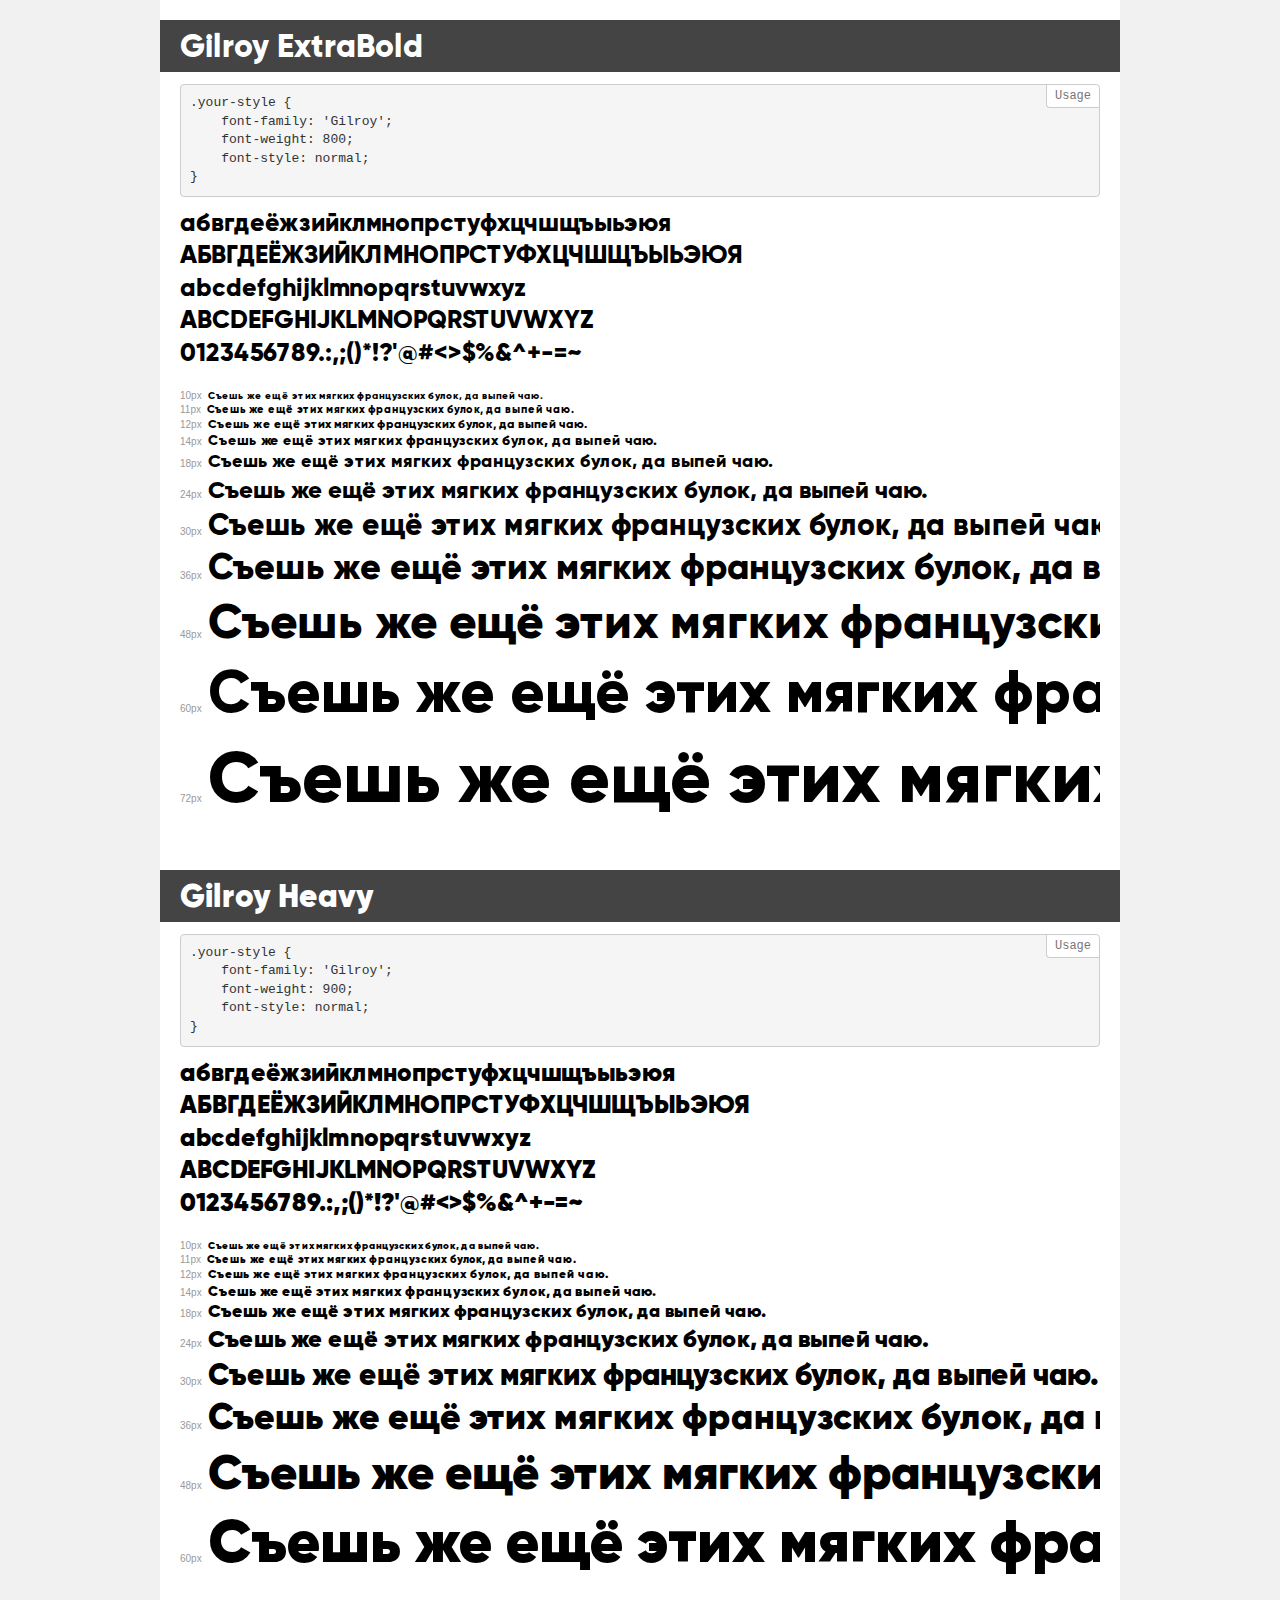
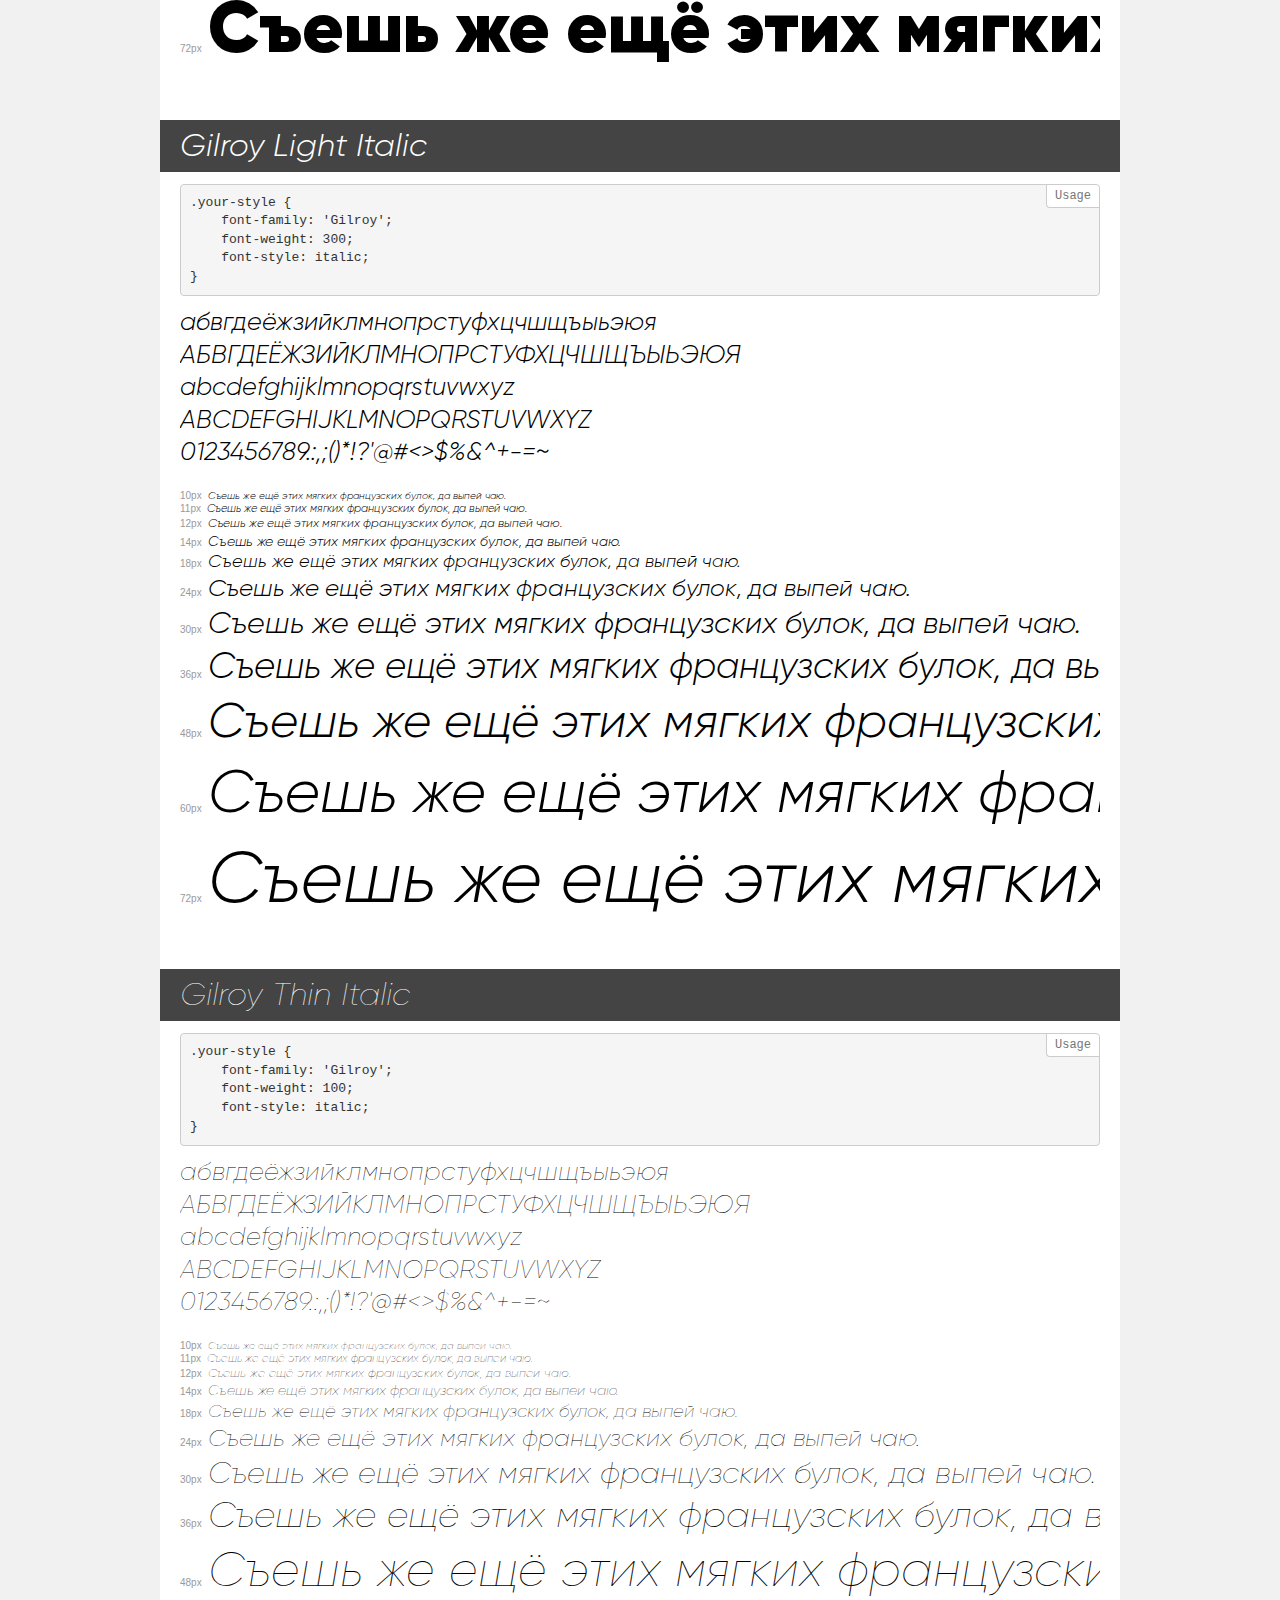
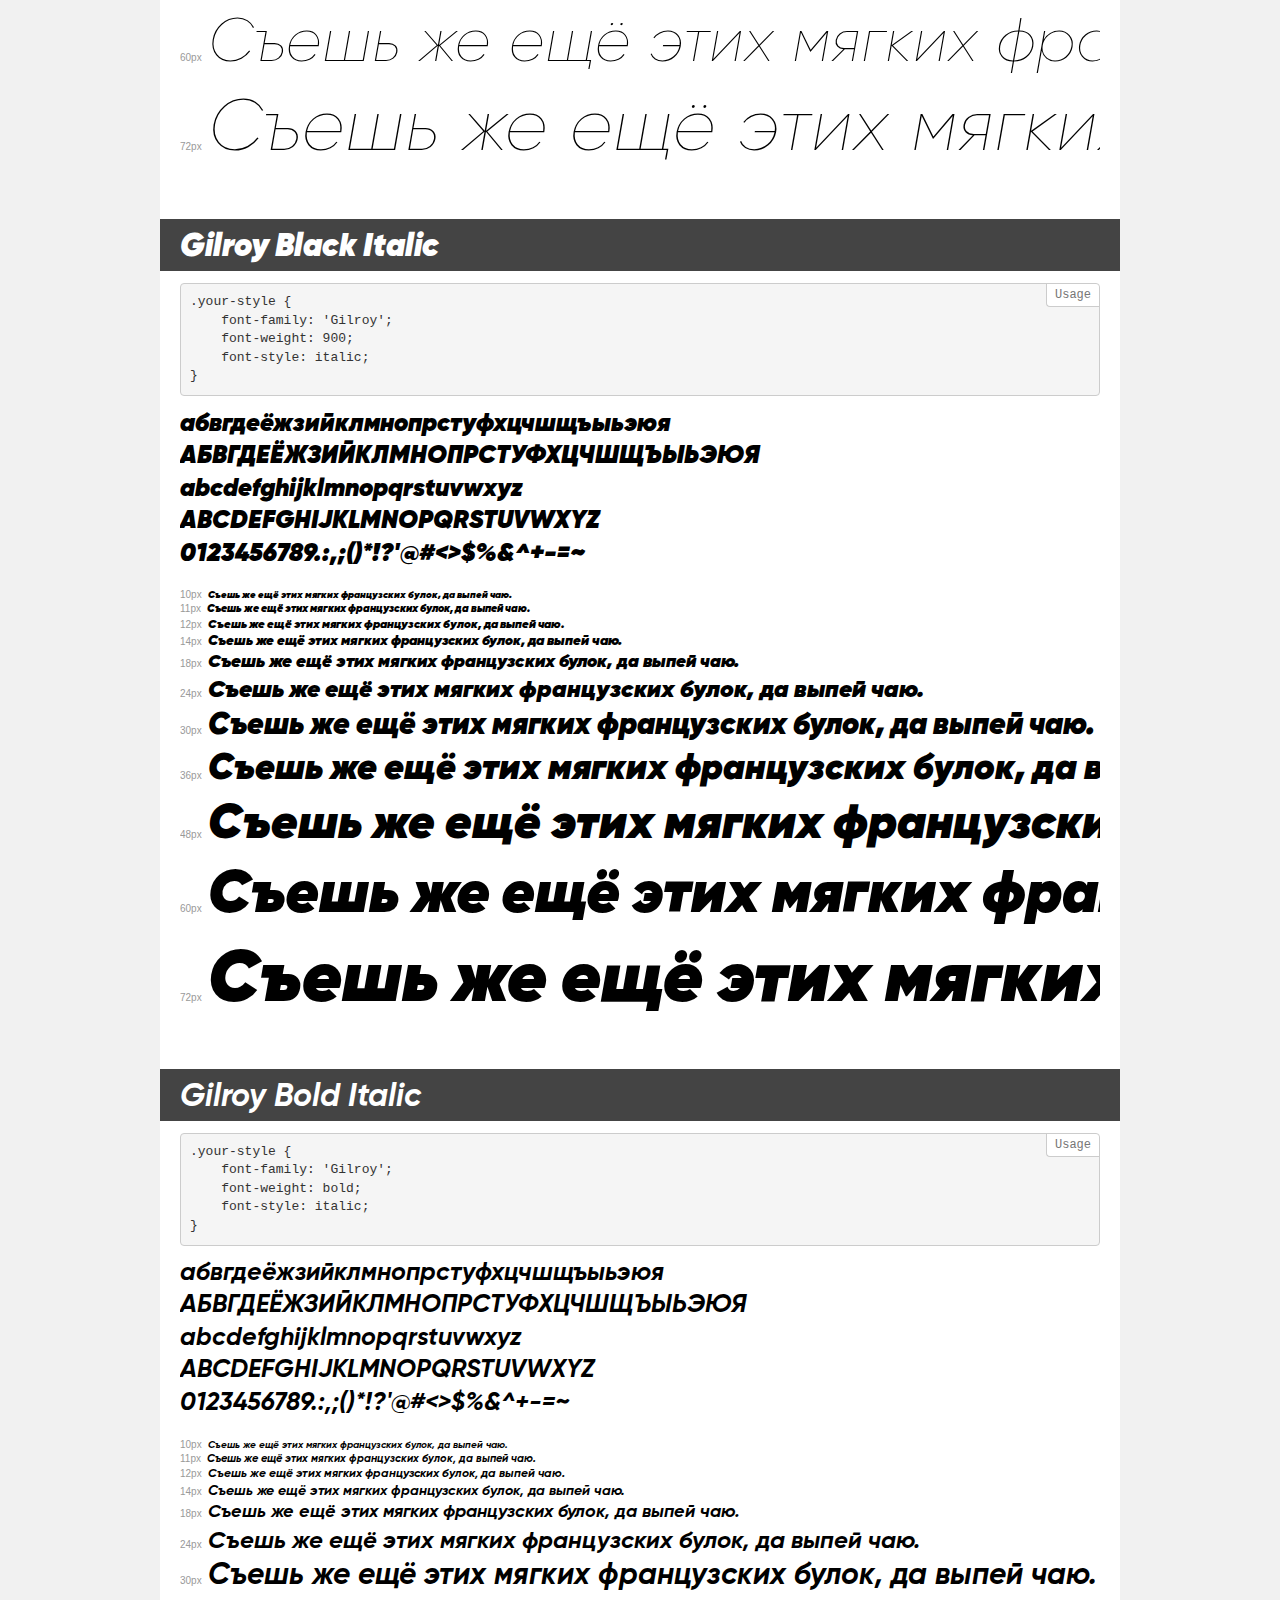
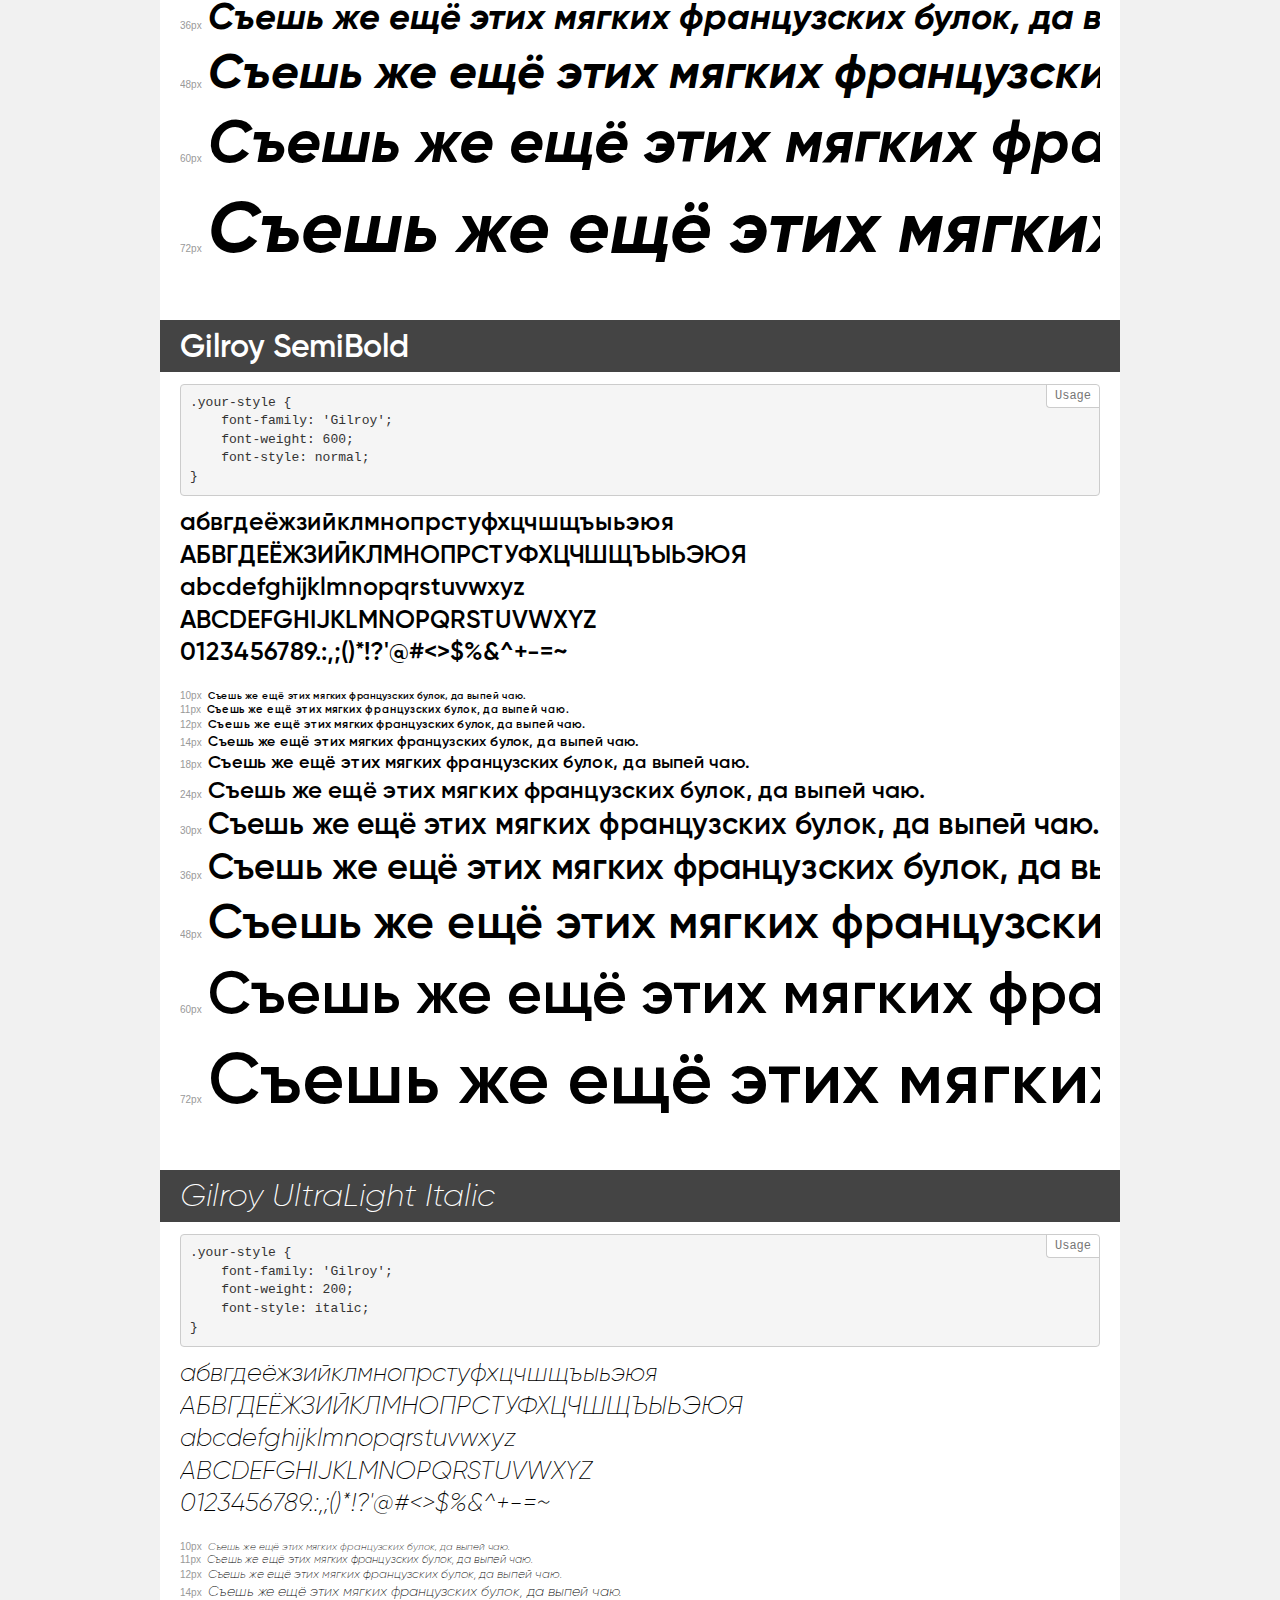
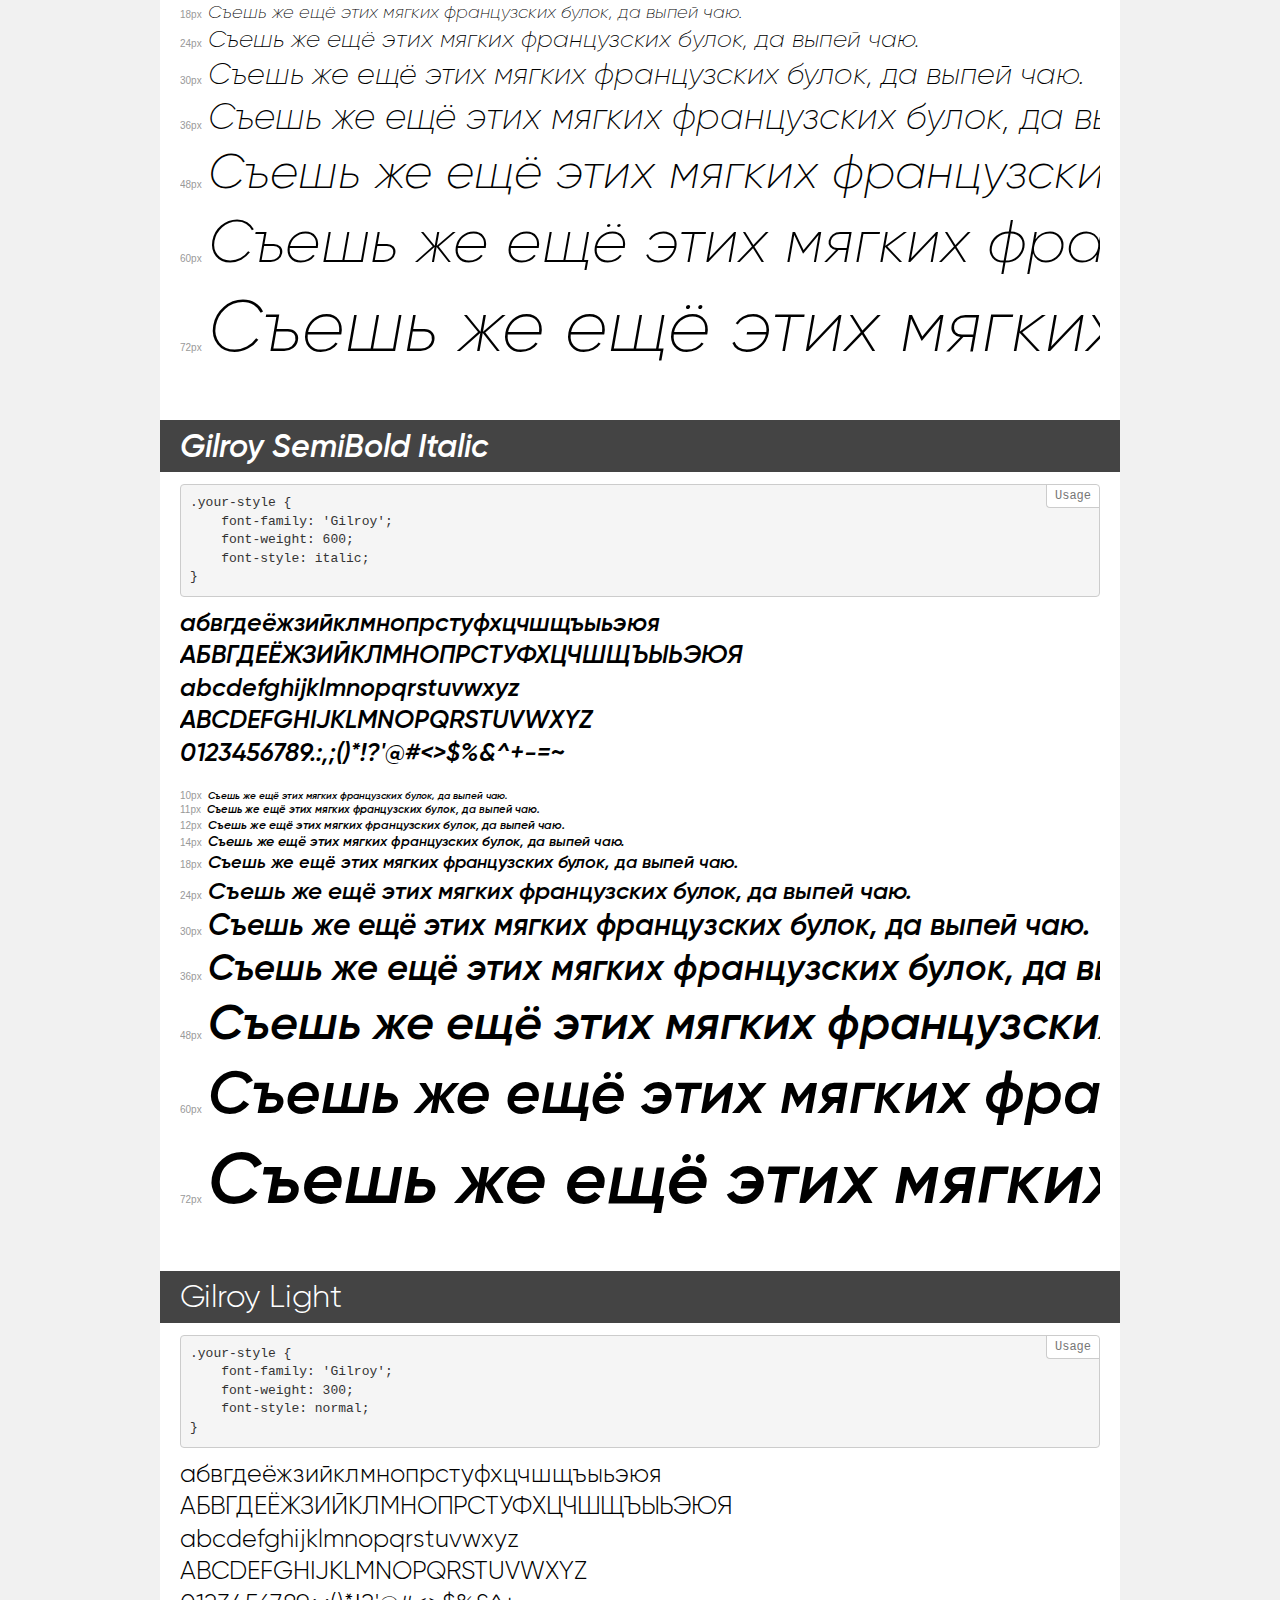
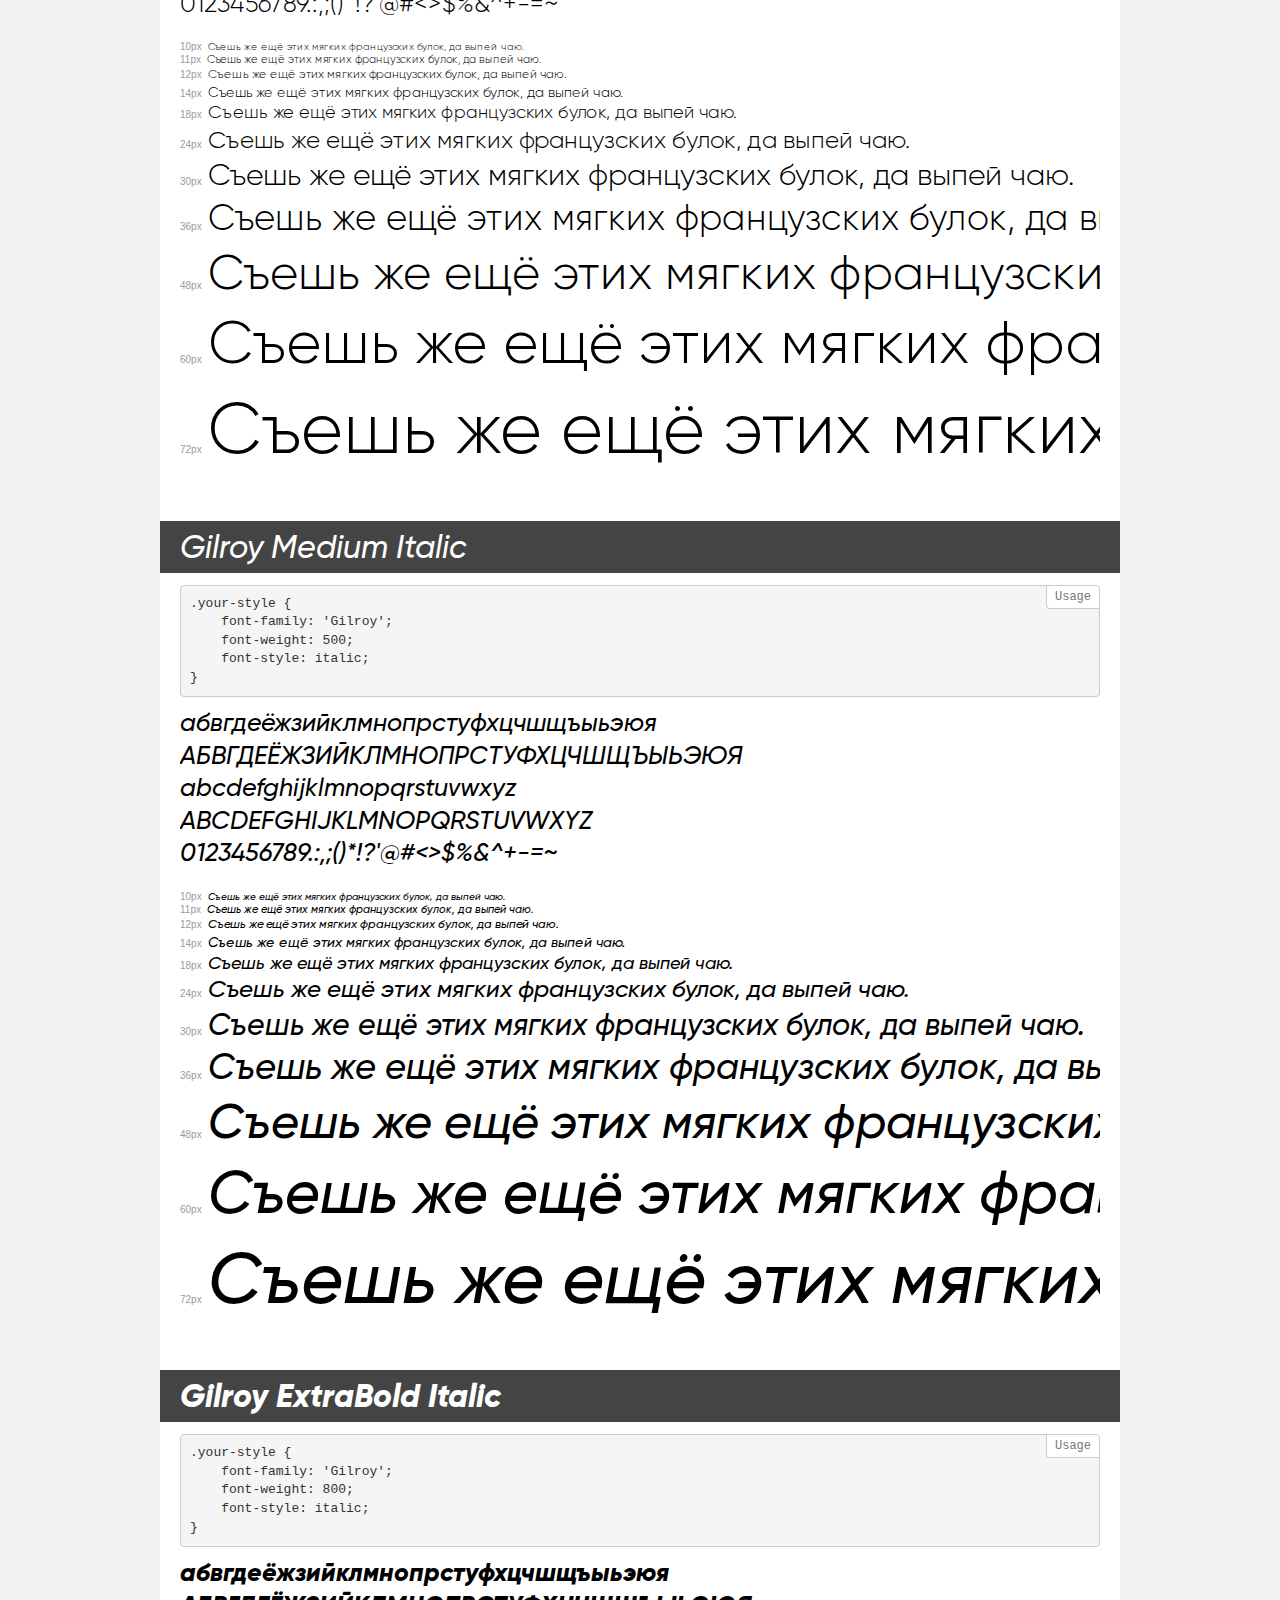
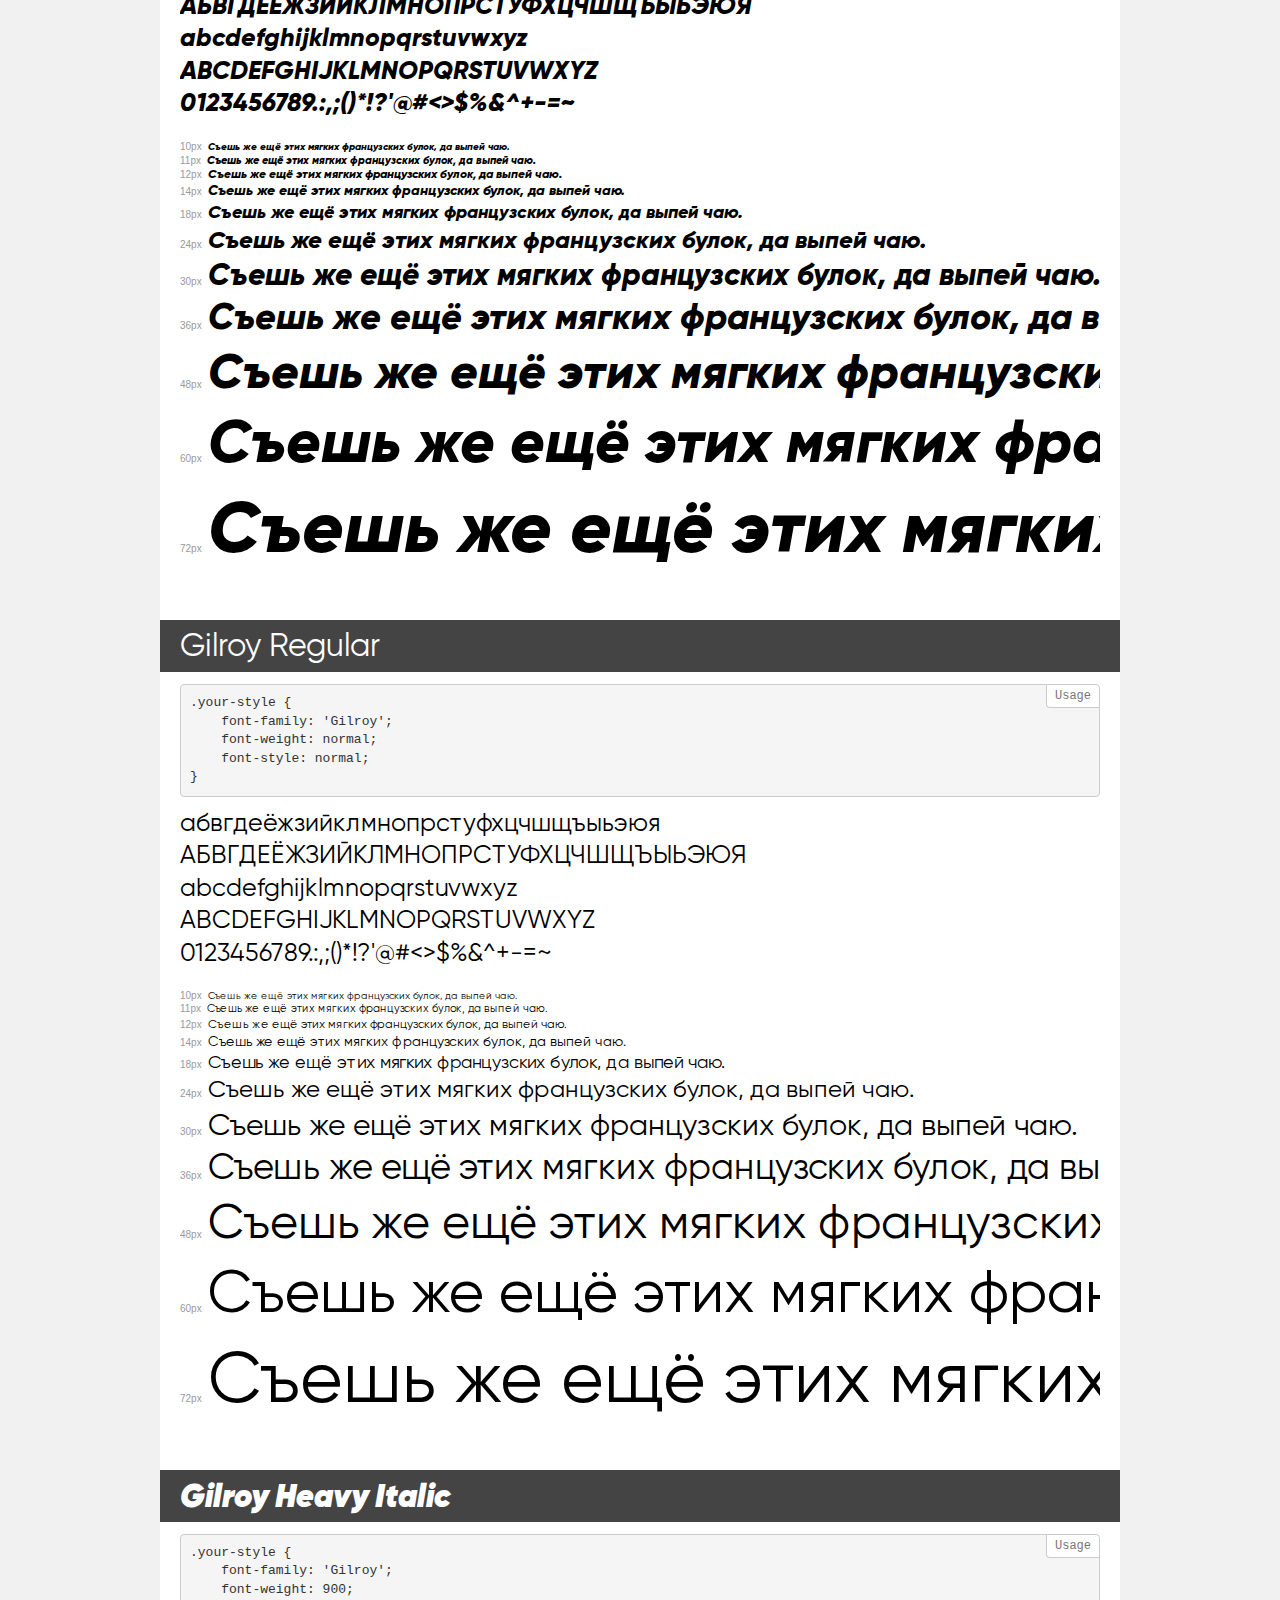
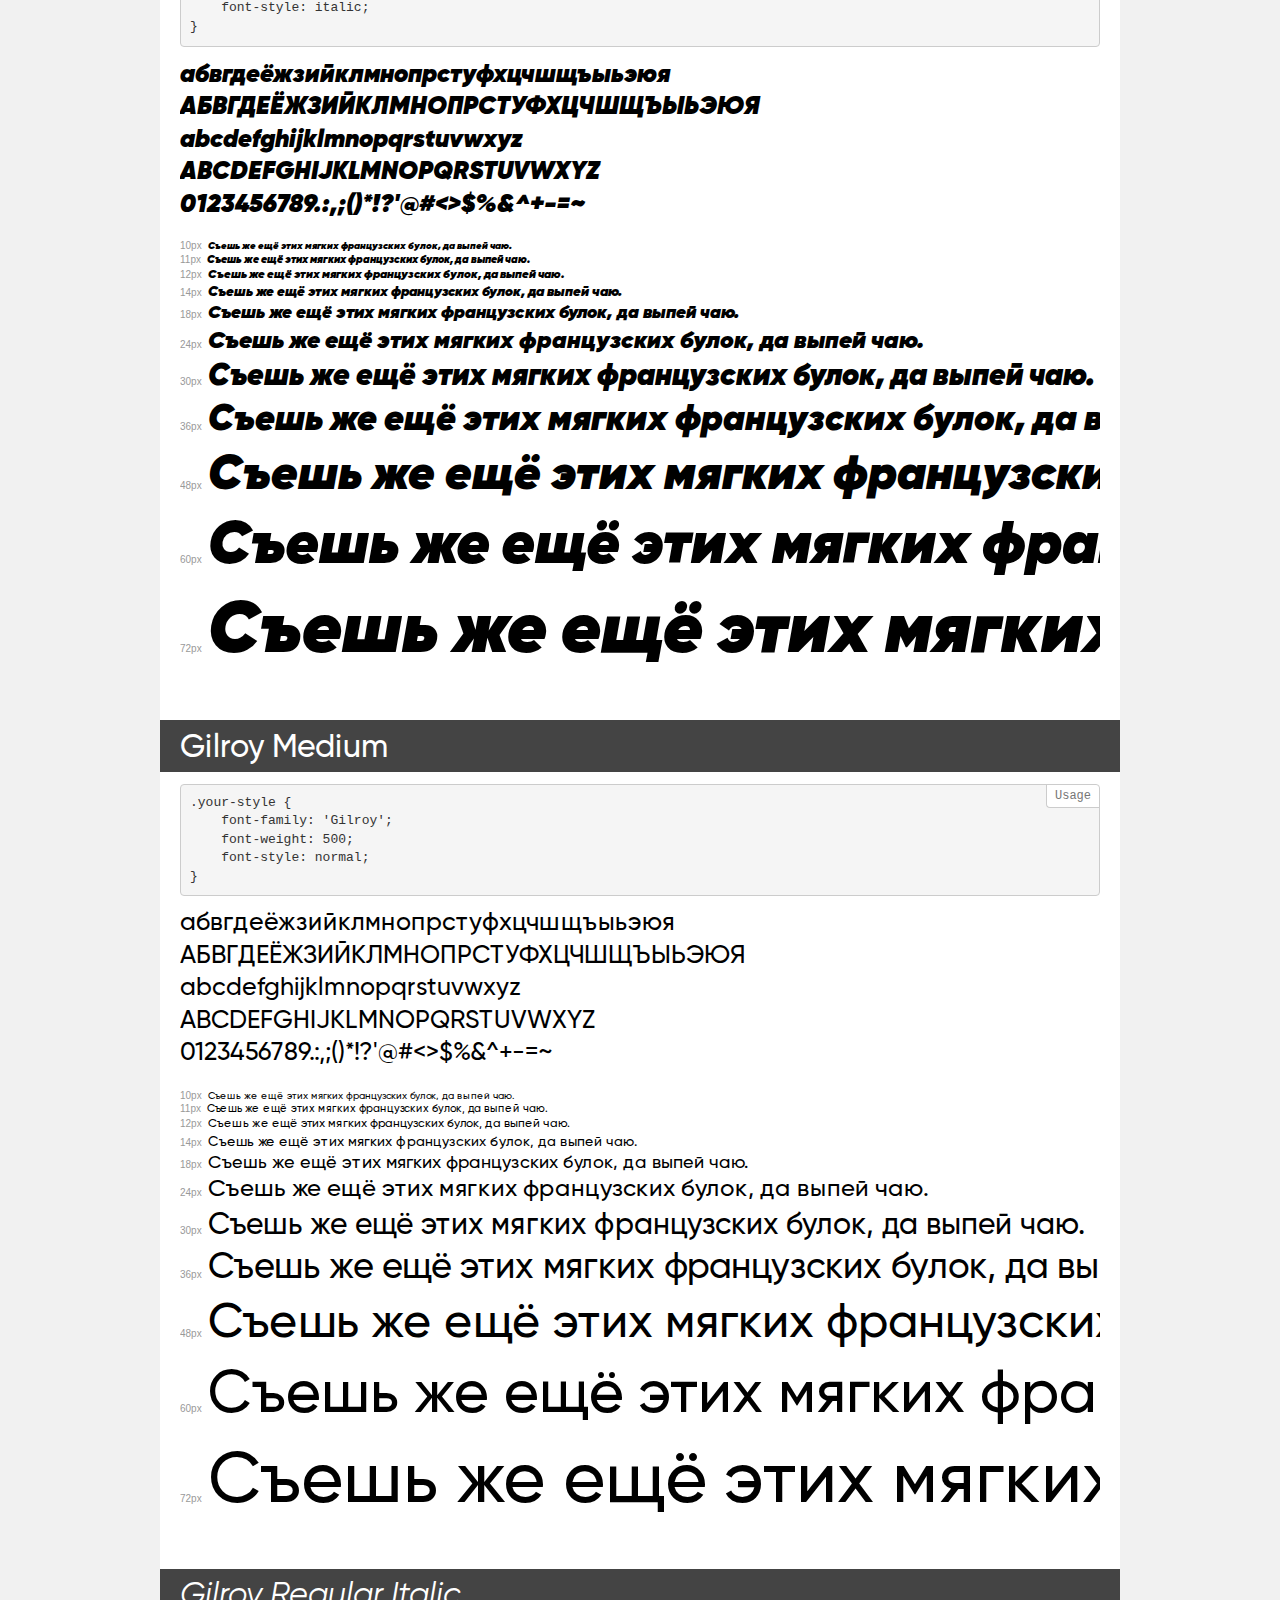
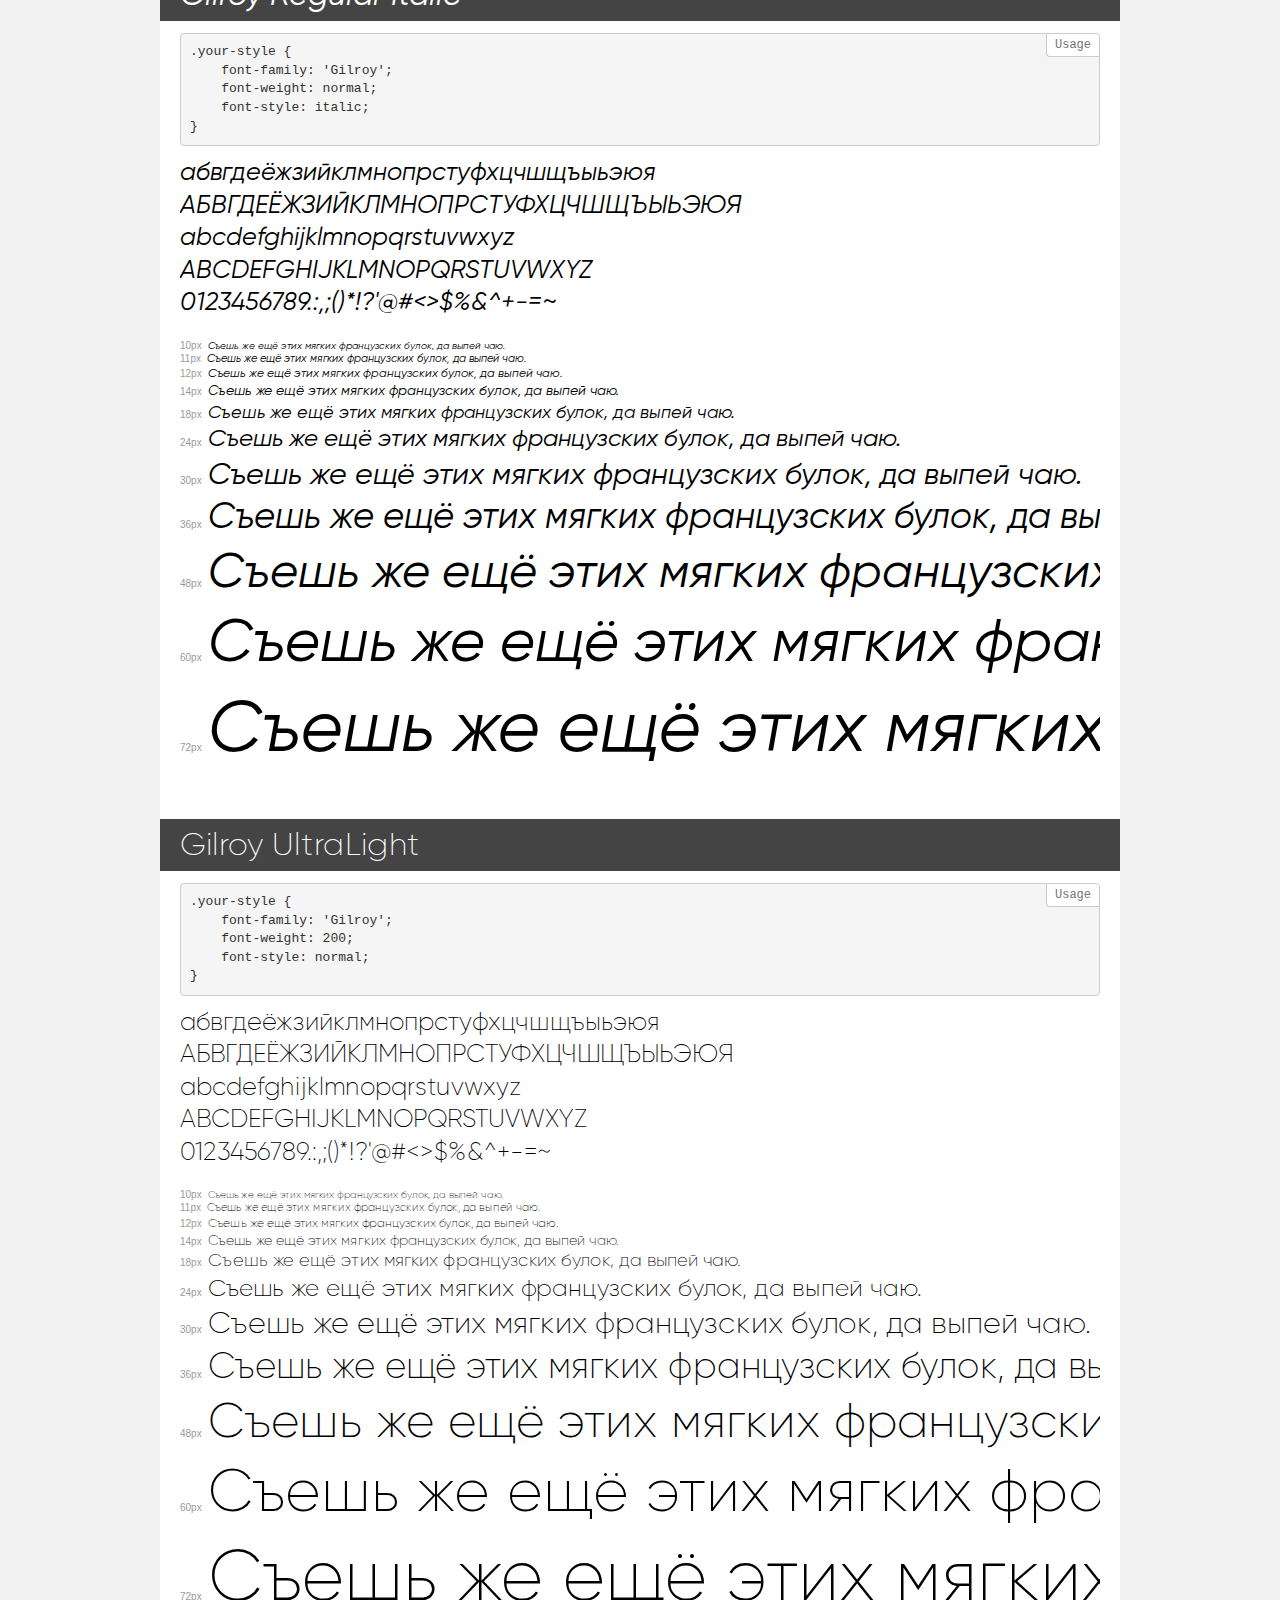
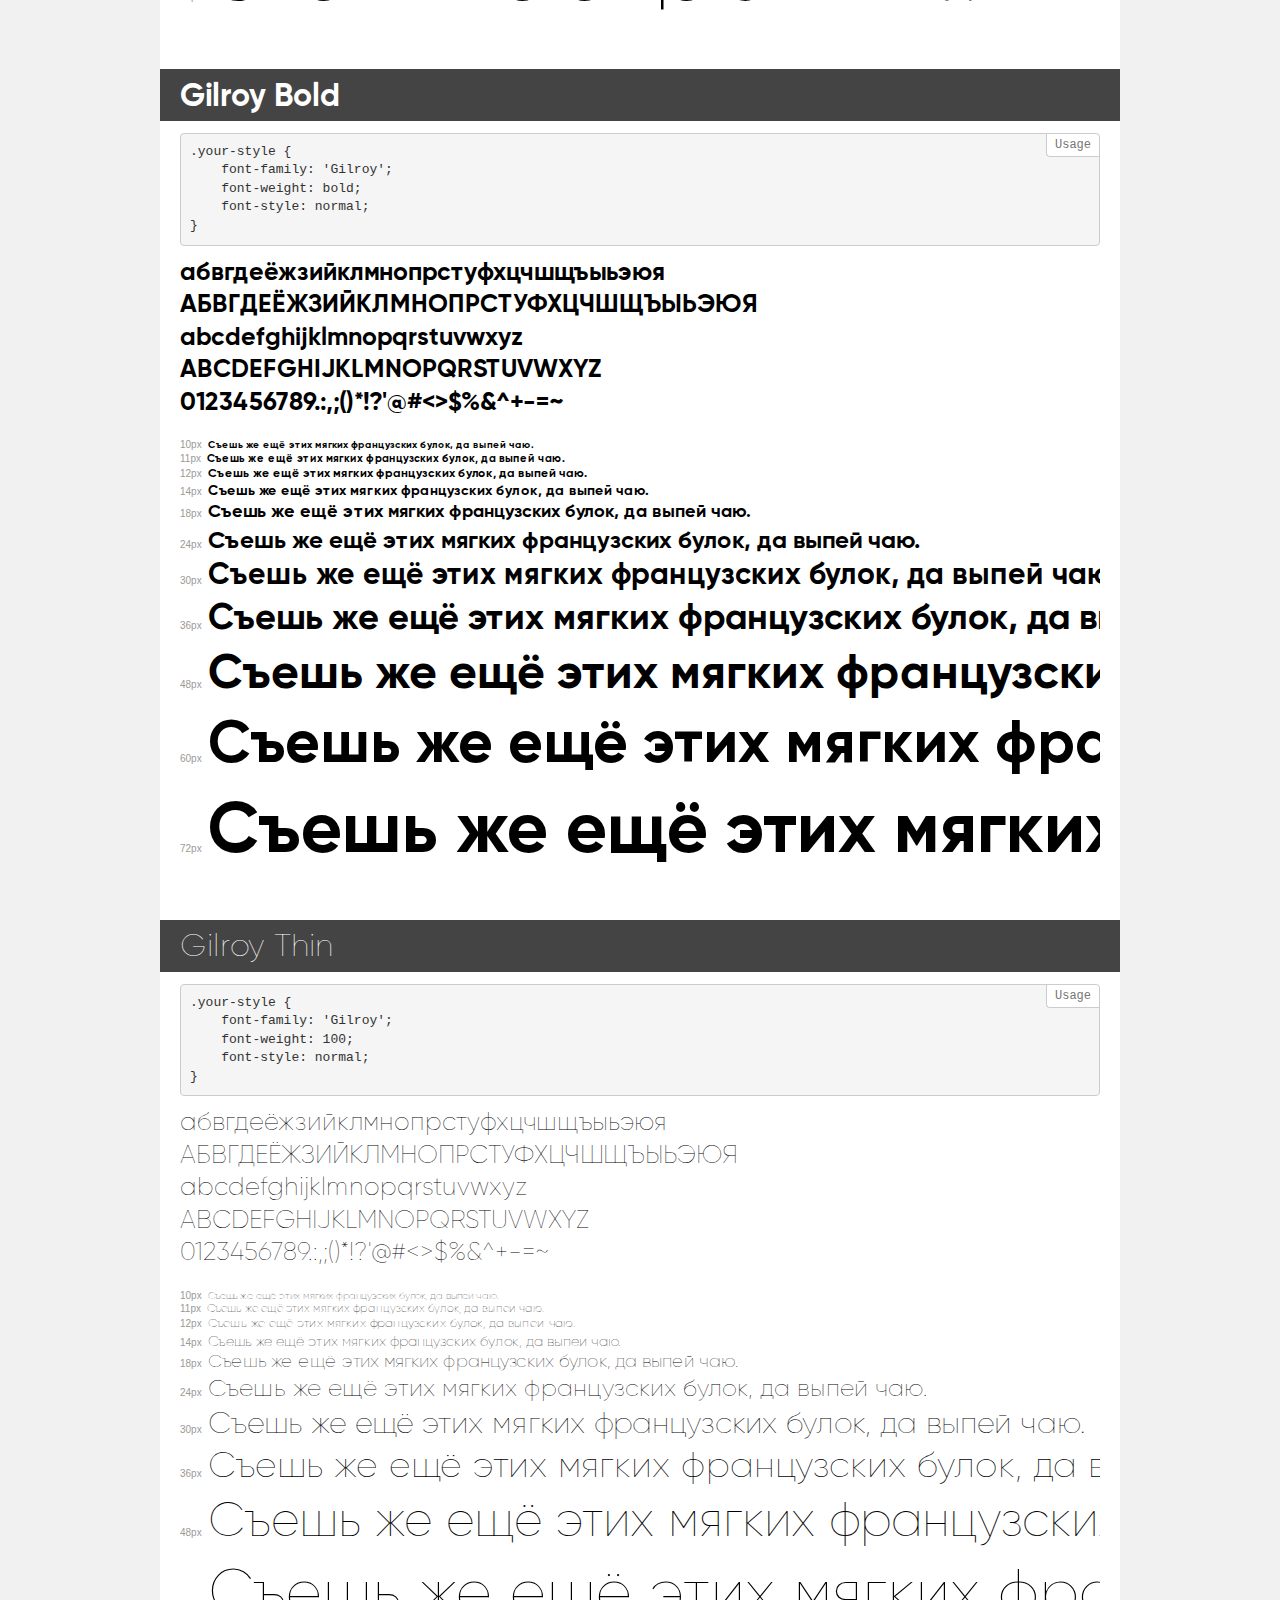
<file: fonts/demo.html>
<!DOCTYPE html>
<html>
<head>
    <meta charset="utf-8">
    <meta http-equiv="X-UA-Compatible" content="IE=edge">
    <meta name="viewport" content="width=device-width, initial-scale=1">
    <meta name="robots" content="noindex, noarchive">
    <meta name="format-detection" content="telephone=no">
    <title>Transfonter demo</title>
    <link href="stylesheet.css" rel="stylesheet">
    <style>
        /*
        http://meyerweb.com/eric/tools/css/reset/
        v2.0 | 20110126
        License: none (public domain)
        */
        html, body, div, span, applet, object, iframe,
        h1, h2, h3, h4, h5, h6, p, blockquote, pre,
        a, abbr, acronym, address, big, cite, code,
        del, dfn, em, img, ins, kbd, q, s, samp,
        small, strike, strong, sub, sup, tt, var,
        b, u, i, center,
        dl, dt, dd, ol, ul, li,
        fieldset, form, label, legend,
        table, caption, tbody, tfoot, thead, tr, th, td,
        article, aside, canvas, details, embed,
        figure, figcaption, footer, header, hgroup,
        menu, nav, output, ruby, section, summary,
        time, mark, audio, video {
            margin: 0;
            padding: 0;
            border: 0;
            font-size: 100%;
            font: inherit;
            vertical-align: baseline;
        }
        /* HTML5 display-role reset for older browsers */
        article, aside, details, figcaption, figure,
        footer, header, hgroup, menu, nav, section {
            display: block;
        }
        body {
            line-height: 1;
        }
        ol, ul {
            list-style: none;
        }
        blockquote, q {
            quotes: none;
        }
        blockquote:before, blockquote:after,
        q:before, q:after {
            content: '';
            content: none;
        }
        table {
            border-collapse: collapse;
            border-spacing: 0;
        }
        /* common styles */
        body {
            background: #f1f1f1;
            color: #000;
        }
        .page {
            background: #fff;
            width: 920px;
            margin: 0 auto;
            padding: 20px 20px 0 20px;
            overflow: hidden;
        }
        .font-container {
            overflow-x: auto;
            overflow-y: hidden;
            margin-bottom: 40px;
            line-height: 1.3;
            white-space: nowrap;
            padding-bottom: 5px;
        }
        h1 {
            position: relative;
            background: #444;
            font-size: 32px;
            color: #fff;
            padding: 10px 20px;
            margin: 0 -20px 12px -20px;
        }
        .letters {
            font-size: 25px;
            margin-bottom: 20px;
        }
        .s10:before {
            content: '10px';
        }
        .s11:before {
            content: '11px';
        }
        .s12:before {
            content: '12px';
        }
        .s14:before {
            content: '14px';
        }
        .s18:before {
            content: '18px';
        }
        .s24:before {
            content: '24px';
        }
        .s30:before {
            content: '30px';
        }
        .s36:before {
            content: '36px';
        }
        .s48:before {
            content: '48px';
        }
        .s60:before {
            content: '60px';
        }
        .s72:before {
            content: '72px';
        }
        .s10:before, .s11:before, .s12:before, .s14:before,
        .s18:before, .s24:before, .s30:before, .s36:before,
        .s48:before, .s60:before, .s72:before {
            font-family: Arial, sans-serif;
            font-size: 10px;
            font-weight: normal;
            font-style: normal;
            color: #999;
            padding-right: 6px;
        }
        pre {
            display: block;
            position: relative;
            padding: 9px;
            margin: 0 0 10px;
            font-family: Monaco, Menlo, Consolas, "Courier New", monospace !important;
            font-size: 13px;
            line-height: 1.428571429;
            color: #333;
            font-weight: normal !important;
            font-style: normal !important;
            background-color: #f5f5f5;
            border: 1px solid #ccc;
            overflow-x: auto;
            border-radius: 4px;
        }
        pre:after {
            display: block;
            position: absolute;
            right: 0;
            top: 0;
            content: 'Usage';
            line-height: 1;
            padding: 5px 8px;
            font-size: 12px;
            color: #767676;
            background-color: #fff;
            border: 1px solid #ccc;
            border-right: none;
            border-top: none;
            border-radius: 0 4px 0 4px;
            z-index: 10;
        }
        /* responsive */
        @media (max-width: 959px) {
            .page {
                width: auto;
                margin: 0;
            }
        }
    </style>
</head>
<body>
<div class="page">
    <div class="demo" style="font-family: 'Gilroy'; font-weight: 800; font-style: normal;">
        <h1>Gilroy ExtraBold</h1>
        <pre>.your-style {
    font-family: 'Gilroy';
    font-weight: 800;
    font-style: normal;
}</pre>
        <div class="font-container">
            <p class="letters">
                абвгдеёжзийклмнопрстуфхцчшщъыьэюя<br>
АБВГДЕЁЖЗИЙКЛМНОПРСТУФХЦЧШЩЪЫЬЭЮЯ<br>
abcdefghijklmnopqrstuvwxyz<br>
ABCDEFGHIJKLMNOPQRSTUVWXYZ<br>
                0123456789.:,;()*!?'@#<>$%&^+-=~
            </p>
            <p class="s10" style="font-size: 10px;">Съешь же ещё этих мягких французских булок, да выпей чаю.</p>
            <p class="s11" style="font-size: 11px;">Съешь же ещё этих мягких французских булок, да выпей чаю.</p>
            <p class="s12" style="font-size: 12px;">Съешь же ещё этих мягких французских булок, да выпей чаю.</p>
            <p class="s14" style="font-size: 14px;">Съешь же ещё этих мягких французских булок, да выпей чаю.</p>
            <p class="s18" style="font-size: 18px;">Съешь же ещё этих мягких французских булок, да выпей чаю.</p>
            <p class="s24" style="font-size: 24px;">Съешь же ещё этих мягких французских булок, да выпей чаю.</p>
            <p class="s30" style="font-size: 30px;">Съешь же ещё этих мягких французских булок, да выпей чаю.</p>
            <p class="s36" style="font-size: 36px;">Съешь же ещё этих мягких французских булок, да выпей чаю.</p>
            <p class="s48" style="font-size: 48px;">Съешь же ещё этих мягких французских булок, да выпей чаю.</p>
            <p class="s60" style="font-size: 60px;">Съешь же ещё этих мягких французских булок, да выпей чаю.</p>
            <p class="s72" style="font-size: 72px;">Съешь же ещё этих мягких французских булок, да выпей чаю.</p>
        </div>
    </div>
    <div class="demo" style="font-family: 'Gilroy'; font-weight: 900; font-style: normal;">
        <h1>Gilroy Heavy</h1>
        <pre>.your-style {
    font-family: 'Gilroy';
    font-weight: 900;
    font-style: normal;
}</pre>
        <div class="font-container">
            <p class="letters">
                абвгдеёжзийклмнопрстуфхцчшщъыьэюя<br>
АБВГДЕЁЖЗИЙКЛМНОПРСТУФХЦЧШЩЪЫЬЭЮЯ<br>
abcdefghijklmnopqrstuvwxyz<br>
ABCDEFGHIJKLMNOPQRSTUVWXYZ<br>
                0123456789.:,;()*!?'@#<>$%&^+-=~
            </p>
            <p class="s10" style="font-size: 10px;">Съешь же ещё этих мягких французских булок, да выпей чаю.</p>
            <p class="s11" style="font-size: 11px;">Съешь же ещё этих мягких французских булок, да выпей чаю.</p>
            <p class="s12" style="font-size: 12px;">Съешь же ещё этих мягких французских булок, да выпей чаю.</p>
            <p class="s14" style="font-size: 14px;">Съешь же ещё этих мягких французских булок, да выпей чаю.</p>
            <p class="s18" style="font-size: 18px;">Съешь же ещё этих мягких французских булок, да выпей чаю.</p>
            <p class="s24" style="font-size: 24px;">Съешь же ещё этих мягких французских булок, да выпей чаю.</p>
            <p class="s30" style="font-size: 30px;">Съешь же ещё этих мягких французских булок, да выпей чаю.</p>
            <p class="s36" style="font-size: 36px;">Съешь же ещё этих мягких французских булок, да выпей чаю.</p>
            <p class="s48" style="font-size: 48px;">Съешь же ещё этих мягких французских булок, да выпей чаю.</p>
            <p class="s60" style="font-size: 60px;">Съешь же ещё этих мягких французских булок, да выпей чаю.</p>
            <p class="s72" style="font-size: 72px;">Съешь же ещё этих мягких французских булок, да выпей чаю.</p>
        </div>
    </div>
    <div class="demo" style="font-family: 'Gilroy'; font-weight: 300; font-style: italic;">
        <h1>Gilroy Light Italic</h1>
        <pre>.your-style {
    font-family: 'Gilroy';
    font-weight: 300;
    font-style: italic;
}</pre>
        <div class="font-container">
            <p class="letters">
                абвгдеёжзийклмнопрстуфхцчшщъыьэюя<br>
АБВГДЕЁЖЗИЙКЛМНОПРСТУФХЦЧШЩЪЫЬЭЮЯ<br>
abcdefghijklmnopqrstuvwxyz<br>
ABCDEFGHIJKLMNOPQRSTUVWXYZ<br>
                0123456789.:,;()*!?'@#<>$%&^+-=~
            </p>
            <p class="s10" style="font-size: 10px;">Съешь же ещё этих мягких французских булок, да выпей чаю.</p>
            <p class="s11" style="font-size: 11px;">Съешь же ещё этих мягких французских булок, да выпей чаю.</p>
            <p class="s12" style="font-size: 12px;">Съешь же ещё этих мягких французских булок, да выпей чаю.</p>
            <p class="s14" style="font-size: 14px;">Съешь же ещё этих мягких французских булок, да выпей чаю.</p>
            <p class="s18" style="font-size: 18px;">Съешь же ещё этих мягких французских булок, да выпей чаю.</p>
            <p class="s24" style="font-size: 24px;">Съешь же ещё этих мягких французских булок, да выпей чаю.</p>
            <p class="s30" style="font-size: 30px;">Съешь же ещё этих мягких французских булок, да выпей чаю.</p>
            <p class="s36" style="font-size: 36px;">Съешь же ещё этих мягких французских булок, да выпей чаю.</p>
            <p class="s48" style="font-size: 48px;">Съешь же ещё этих мягких французских булок, да выпей чаю.</p>
            <p class="s60" style="font-size: 60px;">Съешь же ещё этих мягких французских булок, да выпей чаю.</p>
            <p class="s72" style="font-size: 72px;">Съешь же ещё этих мягких французских булок, да выпей чаю.</p>
        </div>
    </div>
    <div class="demo" style="font-family: 'Gilroy'; font-weight: 100; font-style: italic;">
        <h1>Gilroy Thin Italic</h1>
        <pre>.your-style {
    font-family: 'Gilroy';
    font-weight: 100;
    font-style: italic;
}</pre>
        <div class="font-container">
            <p class="letters">
                абвгдеёжзийклмнопрстуфхцчшщъыьэюя<br>
АБВГДЕЁЖЗИЙКЛМНОПРСТУФХЦЧШЩЪЫЬЭЮЯ<br>
abcdefghijklmnopqrstuvwxyz<br>
ABCDEFGHIJKLMNOPQRSTUVWXYZ<br>
                0123456789.:,;()*!?'@#<>$%&^+-=~
            </p>
            <p class="s10" style="font-size: 10px;">Съешь же ещё этих мягких французских булок, да выпей чаю.</p>
            <p class="s11" style="font-size: 11px;">Съешь же ещё этих мягких французских булок, да выпей чаю.</p>
            <p class="s12" style="font-size: 12px;">Съешь же ещё этих мягких французских булок, да выпей чаю.</p>
            <p class="s14" style="font-size: 14px;">Съешь же ещё этих мягких французских булок, да выпей чаю.</p>
            <p class="s18" style="font-size: 18px;">Съешь же ещё этих мягких французских булок, да выпей чаю.</p>
            <p class="s24" style="font-size: 24px;">Съешь же ещё этих мягких французских булок, да выпей чаю.</p>
            <p class="s30" style="font-size: 30px;">Съешь же ещё этих мягких французских булок, да выпей чаю.</p>
            <p class="s36" style="font-size: 36px;">Съешь же ещё этих мягких французских булок, да выпей чаю.</p>
            <p class="s48" style="font-size: 48px;">Съешь же ещё этих мягких французских булок, да выпей чаю.</p>
            <p class="s60" style="font-size: 60px;">Съешь же ещё этих мягких французских булок, да выпей чаю.</p>
            <p class="s72" style="font-size: 72px;">Съешь же ещё этих мягких французских булок, да выпей чаю.</p>
        </div>
    </div>
    <div class="demo" style="font-family: 'Gilroy'; font-weight: 900; font-style: italic;">
        <h1>Gilroy Black Italic</h1>
        <pre>.your-style {
    font-family: 'Gilroy';
    font-weight: 900;
    font-style: italic;
}</pre>
        <div class="font-container">
            <p class="letters">
                абвгдеёжзийклмнопрстуфхцчшщъыьэюя<br>
АБВГДЕЁЖЗИЙКЛМНОПРСТУФХЦЧШЩЪЫЬЭЮЯ<br>
abcdefghijklmnopqrstuvwxyz<br>
ABCDEFGHIJKLMNOPQRSTUVWXYZ<br>
                0123456789.:,;()*!?'@#<>$%&^+-=~
            </p>
            <p class="s10" style="font-size: 10px;">Съешь же ещё этих мягких французских булок, да выпей чаю.</p>
            <p class="s11" style="font-size: 11px;">Съешь же ещё этих мягких французских булок, да выпей чаю.</p>
            <p class="s12" style="font-size: 12px;">Съешь же ещё этих мягких французских булок, да выпей чаю.</p>
            <p class="s14" style="font-size: 14px;">Съешь же ещё этих мягких французских булок, да выпей чаю.</p>
            <p class="s18" style="font-size: 18px;">Съешь же ещё этих мягких французских булок, да выпей чаю.</p>
            <p class="s24" style="font-size: 24px;">Съешь же ещё этих мягких французских булок, да выпей чаю.</p>
            <p class="s30" style="font-size: 30px;">Съешь же ещё этих мягких французских булок, да выпей чаю.</p>
            <p class="s36" style="font-size: 36px;">Съешь же ещё этих мягких французских булок, да выпей чаю.</p>
            <p class="s48" style="font-size: 48px;">Съешь же ещё этих мягких французских булок, да выпей чаю.</p>
            <p class="s60" style="font-size: 60px;">Съешь же ещё этих мягких французских булок, да выпей чаю.</p>
            <p class="s72" style="font-size: 72px;">Съешь же ещё этих мягких французских булок, да выпей чаю.</p>
        </div>
    </div>
    <div class="demo" style="font-family: 'Gilroy'; font-weight: bold; font-style: italic;">
        <h1>Gilroy Bold Italic</h1>
        <pre>.your-style {
    font-family: 'Gilroy';
    font-weight: bold;
    font-style: italic;
}</pre>
        <div class="font-container">
            <p class="letters">
                абвгдеёжзийклмнопрстуфхцчшщъыьэюя<br>
АБВГДЕЁЖЗИЙКЛМНОПРСТУФХЦЧШЩЪЫЬЭЮЯ<br>
abcdefghijklmnopqrstuvwxyz<br>
ABCDEFGHIJKLMNOPQRSTUVWXYZ<br>
                0123456789.:,;()*!?'@#<>$%&^+-=~
            </p>
            <p class="s10" style="font-size: 10px;">Съешь же ещё этих мягких французских булок, да выпей чаю.</p>
            <p class="s11" style="font-size: 11px;">Съешь же ещё этих мягких французских булок, да выпей чаю.</p>
            <p class="s12" style="font-size: 12px;">Съешь же ещё этих мягких французских булок, да выпей чаю.</p>
            <p class="s14" style="font-size: 14px;">Съешь же ещё этих мягких французских булок, да выпей чаю.</p>
            <p class="s18" style="font-size: 18px;">Съешь же ещё этих мягких французских булок, да выпей чаю.</p>
            <p class="s24" style="font-size: 24px;">Съешь же ещё этих мягких французских булок, да выпей чаю.</p>
            <p class="s30" style="font-size: 30px;">Съешь же ещё этих мягких французских булок, да выпей чаю.</p>
            <p class="s36" style="font-size: 36px;">Съешь же ещё этих мягких французских булок, да выпей чаю.</p>
            <p class="s48" style="font-size: 48px;">Съешь же ещё этих мягких французских булок, да выпей чаю.</p>
            <p class="s60" style="font-size: 60px;">Съешь же ещё этих мягких французских булок, да выпей чаю.</p>
            <p class="s72" style="font-size: 72px;">Съешь же ещё этих мягких французских булок, да выпей чаю.</p>
        </div>
    </div>
    <div class="demo" style="font-family: 'Gilroy'; font-weight: 600; font-style: normal;">
        <h1>Gilroy SemiBold</h1>
        <pre>.your-style {
    font-family: 'Gilroy';
    font-weight: 600;
    font-style: normal;
}</pre>
        <div class="font-container">
            <p class="letters">
                абвгдеёжзийклмнопрстуфхцчшщъыьэюя<br>
АБВГДЕЁЖЗИЙКЛМНОПРСТУФХЦЧШЩЪЫЬЭЮЯ<br>
abcdefghijklmnopqrstuvwxyz<br>
ABCDEFGHIJKLMNOPQRSTUVWXYZ<br>
                0123456789.:,;()*!?'@#<>$%&^+-=~
            </p>
            <p class="s10" style="font-size: 10px;">Съешь же ещё этих мягких французских булок, да выпей чаю.</p>
            <p class="s11" style="font-size: 11px;">Съешь же ещё этих мягких французских булок, да выпей чаю.</p>
            <p class="s12" style="font-size: 12px;">Съешь же ещё этих мягких французских булок, да выпей чаю.</p>
            <p class="s14" style="font-size: 14px;">Съешь же ещё этих мягких французских булок, да выпей чаю.</p>
            <p class="s18" style="font-size: 18px;">Съешь же ещё этих мягких французских булок, да выпей чаю.</p>
            <p class="s24" style="font-size: 24px;">Съешь же ещё этих мягких французских булок, да выпей чаю.</p>
            <p class="s30" style="font-size: 30px;">Съешь же ещё этих мягких французских булок, да выпей чаю.</p>
            <p class="s36" style="font-size: 36px;">Съешь же ещё этих мягких французских булок, да выпей чаю.</p>
            <p class="s48" style="font-size: 48px;">Съешь же ещё этих мягких французских булок, да выпей чаю.</p>
            <p class="s60" style="font-size: 60px;">Съешь же ещё этих мягких французских булок, да выпей чаю.</p>
            <p class="s72" style="font-size: 72px;">Съешь же ещё этих мягких французских булок, да выпей чаю.</p>
        </div>
    </div>
    <div class="demo" style="font-family: 'Gilroy'; font-weight: 200; font-style: italic;">
        <h1>Gilroy UltraLight Italic</h1>
        <pre>.your-style {
    font-family: 'Gilroy';
    font-weight: 200;
    font-style: italic;
}</pre>
        <div class="font-container">
            <p class="letters">
                абвгдеёжзийклмнопрстуфхцчшщъыьэюя<br>
АБВГДЕЁЖЗИЙКЛМНОПРСТУФХЦЧШЩЪЫЬЭЮЯ<br>
abcdefghijklmnopqrstuvwxyz<br>
ABCDEFGHIJKLMNOPQRSTUVWXYZ<br>
                0123456789.:,;()*!?'@#<>$%&^+-=~
            </p>
            <p class="s10" style="font-size: 10px;">Съешь же ещё этих мягких французских булок, да выпей чаю.</p>
            <p class="s11" style="font-size: 11px;">Съешь же ещё этих мягких французских булок, да выпей чаю.</p>
            <p class="s12" style="font-size: 12px;">Съешь же ещё этих мягких французских булок, да выпей чаю.</p>
            <p class="s14" style="font-size: 14px;">Съешь же ещё этих мягких французских булок, да выпей чаю.</p>
            <p class="s18" style="font-size: 18px;">Съешь же ещё этих мягких французских булок, да выпей чаю.</p>
            <p class="s24" style="font-size: 24px;">Съешь же ещё этих мягких французских булок, да выпей чаю.</p>
            <p class="s30" style="font-size: 30px;">Съешь же ещё этих мягких французских булок, да выпей чаю.</p>
            <p class="s36" style="font-size: 36px;">Съешь же ещё этих мягких французских булок, да выпей чаю.</p>
            <p class="s48" style="font-size: 48px;">Съешь же ещё этих мягких французских булок, да выпей чаю.</p>
            <p class="s60" style="font-size: 60px;">Съешь же ещё этих мягких французских булок, да выпей чаю.</p>
            <p class="s72" style="font-size: 72px;">Съешь же ещё этих мягких французских булок, да выпей чаю.</p>
        </div>
    </div>
    <div class="demo" style="font-family: 'Gilroy'; font-weight: 600; font-style: italic;">
        <h1>Gilroy SemiBold Italic</h1>
        <pre>.your-style {
    font-family: 'Gilroy';
    font-weight: 600;
    font-style: italic;
}</pre>
        <div class="font-container">
            <p class="letters">
                абвгдеёжзийклмнопрстуфхцчшщъыьэюя<br>
АБВГДЕЁЖЗИЙКЛМНОПРСТУФХЦЧШЩЪЫЬЭЮЯ<br>
abcdefghijklmnopqrstuvwxyz<br>
ABCDEFGHIJKLMNOPQRSTUVWXYZ<br>
                0123456789.:,;()*!?'@#<>$%&^+-=~
            </p>
            <p class="s10" style="font-size: 10px;">Съешь же ещё этих мягких французских булок, да выпей чаю.</p>
            <p class="s11" style="font-size: 11px;">Съешь же ещё этих мягких французских булок, да выпей чаю.</p>
            <p class="s12" style="font-size: 12px;">Съешь же ещё этих мягких французских булок, да выпей чаю.</p>
            <p class="s14" style="font-size: 14px;">Съешь же ещё этих мягких французских булок, да выпей чаю.</p>
            <p class="s18" style="font-size: 18px;">Съешь же ещё этих мягких французских булок, да выпей чаю.</p>
            <p class="s24" style="font-size: 24px;">Съешь же ещё этих мягких французских булок, да выпей чаю.</p>
            <p class="s30" style="font-size: 30px;">Съешь же ещё этих мягких французских булок, да выпей чаю.</p>
            <p class="s36" style="font-size: 36px;">Съешь же ещё этих мягких французских булок, да выпей чаю.</p>
            <p class="s48" style="font-size: 48px;">Съешь же ещё этих мягких французских булок, да выпей чаю.</p>
            <p class="s60" style="font-size: 60px;">Съешь же ещё этих мягких французских булок, да выпей чаю.</p>
            <p class="s72" style="font-size: 72px;">Съешь же ещё этих мягких французских булок, да выпей чаю.</p>
        </div>
    </div>
    <div class="demo" style="font-family: 'Gilroy'; font-weight: 300; font-style: normal;">
        <h1>Gilroy Light</h1>
        <pre>.your-style {
    font-family: 'Gilroy';
    font-weight: 300;
    font-style: normal;
}</pre>
        <div class="font-container">
            <p class="letters">
                абвгдеёжзийклмнопрстуфхцчшщъыьэюя<br>
АБВГДЕЁЖЗИЙКЛМНОПРСТУФХЦЧШЩЪЫЬЭЮЯ<br>
abcdefghijklmnopqrstuvwxyz<br>
ABCDEFGHIJKLMNOPQRSTUVWXYZ<br>
                0123456789.:,;()*!?'@#<>$%&^+-=~
            </p>
            <p class="s10" style="font-size: 10px;">Съешь же ещё этих мягких французских булок, да выпей чаю.</p>
            <p class="s11" style="font-size: 11px;">Съешь же ещё этих мягких французских булок, да выпей чаю.</p>
            <p class="s12" style="font-size: 12px;">Съешь же ещё этих мягких французских булок, да выпей чаю.</p>
            <p class="s14" style="font-size: 14px;">Съешь же ещё этих мягких французских булок, да выпей чаю.</p>
            <p class="s18" style="font-size: 18px;">Съешь же ещё этих мягких французских булок, да выпей чаю.</p>
            <p class="s24" style="font-size: 24px;">Съешь же ещё этих мягких французских булок, да выпей чаю.</p>
            <p class="s30" style="font-size: 30px;">Съешь же ещё этих мягких французских булок, да выпей чаю.</p>
            <p class="s36" style="font-size: 36px;">Съешь же ещё этих мягких французских булок, да выпей чаю.</p>
            <p class="s48" style="font-size: 48px;">Съешь же ещё этих мягких французских булок, да выпей чаю.</p>
            <p class="s60" style="font-size: 60px;">Съешь же ещё этих мягких французских булок, да выпей чаю.</p>
            <p class="s72" style="font-size: 72px;">Съешь же ещё этих мягких французских булок, да выпей чаю.</p>
        </div>
    </div>
    <div class="demo" style="font-family: 'Gilroy'; font-weight: 500; font-style: italic;">
        <h1>Gilroy Medium Italic</h1>
        <pre>.your-style {
    font-family: 'Gilroy';
    font-weight: 500;
    font-style: italic;
}</pre>
        <div class="font-container">
            <p class="letters">
                абвгдеёжзийклмнопрстуфхцчшщъыьэюя<br>
АБВГДЕЁЖЗИЙКЛМНОПРСТУФХЦЧШЩЪЫЬЭЮЯ<br>
abcdefghijklmnopqrstuvwxyz<br>
ABCDEFGHIJKLMNOPQRSTUVWXYZ<br>
                0123456789.:,;()*!?'@#<>$%&^+-=~
            </p>
            <p class="s10" style="font-size: 10px;">Съешь же ещё этих мягких французских булок, да выпей чаю.</p>
            <p class="s11" style="font-size: 11px;">Съешь же ещё этих мягких французских булок, да выпей чаю.</p>
            <p class="s12" style="font-size: 12px;">Съешь же ещё этих мягких французских булок, да выпей чаю.</p>
            <p class="s14" style="font-size: 14px;">Съешь же ещё этих мягких французских булок, да выпей чаю.</p>
            <p class="s18" style="font-size: 18px;">Съешь же ещё этих мягких французских булок, да выпей чаю.</p>
            <p class="s24" style="font-size: 24px;">Съешь же ещё этих мягких французских булок, да выпей чаю.</p>
            <p class="s30" style="font-size: 30px;">Съешь же ещё этих мягких французских булок, да выпей чаю.</p>
            <p class="s36" style="font-size: 36px;">Съешь же ещё этих мягких французских булок, да выпей чаю.</p>
            <p class="s48" style="font-size: 48px;">Съешь же ещё этих мягких французских булок, да выпей чаю.</p>
            <p class="s60" style="font-size: 60px;">Съешь же ещё этих мягких французских булок, да выпей чаю.</p>
            <p class="s72" style="font-size: 72px;">Съешь же ещё этих мягких французских булок, да выпей чаю.</p>
        </div>
    </div>
    <div class="demo" style="font-family: 'Gilroy'; font-weight: 800; font-style: italic;">
        <h1>Gilroy ExtraBold Italic</h1>
        <pre>.your-style {
    font-family: 'Gilroy';
    font-weight: 800;
    font-style: italic;
}</pre>
        <div class="font-container">
            <p class="letters">
                абвгдеёжзийклмнопрстуфхцчшщъыьэюя<br>
АБВГДЕЁЖЗИЙКЛМНОПРСТУФХЦЧШЩЪЫЬЭЮЯ<br>
abcdefghijklmnopqrstuvwxyz<br>
ABCDEFGHIJKLMNOPQRSTUVWXYZ<br>
                0123456789.:,;()*!?'@#<>$%&^+-=~
            </p>
            <p class="s10" style="font-size: 10px;">Съешь же ещё этих мягких французских булок, да выпей чаю.</p>
            <p class="s11" style="font-size: 11px;">Съешь же ещё этих мягких французских булок, да выпей чаю.</p>
            <p class="s12" style="font-size: 12px;">Съешь же ещё этих мягких французских булок, да выпей чаю.</p>
            <p class="s14" style="font-size: 14px;">Съешь же ещё этих мягких французских булок, да выпей чаю.</p>
            <p class="s18" style="font-size: 18px;">Съешь же ещё этих мягких французских булок, да выпей чаю.</p>
            <p class="s24" style="font-size: 24px;">Съешь же ещё этих мягких французских булок, да выпей чаю.</p>
            <p class="s30" style="font-size: 30px;">Съешь же ещё этих мягких французских булок, да выпей чаю.</p>
            <p class="s36" style="font-size: 36px;">Съешь же ещё этих мягких французских булок, да выпей чаю.</p>
            <p class="s48" style="font-size: 48px;">Съешь же ещё этих мягких французских булок, да выпей чаю.</p>
            <p class="s60" style="font-size: 60px;">Съешь же ещё этих мягких французских булок, да выпей чаю.</p>
            <p class="s72" style="font-size: 72px;">Съешь же ещё этих мягких французских булок, да выпей чаю.</p>
        </div>
    </div>
    <div class="demo" style="font-family: 'Gilroy'; font-weight: normal; font-style: normal;">
        <h1>Gilroy Regular</h1>
        <pre>.your-style {
    font-family: 'Gilroy';
    font-weight: normal;
    font-style: normal;
}</pre>
        <div class="font-container">
            <p class="letters">
                абвгдеёжзийклмнопрстуфхцчшщъыьэюя<br>
АБВГДЕЁЖЗИЙКЛМНОПРСТУФХЦЧШЩЪЫЬЭЮЯ<br>
abcdefghijklmnopqrstuvwxyz<br>
ABCDEFGHIJKLMNOPQRSTUVWXYZ<br>
                0123456789.:,;()*!?'@#<>$%&^+-=~
            </p>
            <p class="s10" style="font-size: 10px;">Съешь же ещё этих мягких французских булок, да выпей чаю.</p>
            <p class="s11" style="font-size: 11px;">Съешь же ещё этих мягких французских булок, да выпей чаю.</p>
            <p class="s12" style="font-size: 12px;">Съешь же ещё этих мягких французских булок, да выпей чаю.</p>
            <p class="s14" style="font-size: 14px;">Съешь же ещё этих мягких французских булок, да выпей чаю.</p>
            <p class="s18" style="font-size: 18px;">Съешь же ещё этих мягких французских булок, да выпей чаю.</p>
            <p class="s24" style="font-size: 24px;">Съешь же ещё этих мягких французских булок, да выпей чаю.</p>
            <p class="s30" style="font-size: 30px;">Съешь же ещё этих мягких французских булок, да выпей чаю.</p>
            <p class="s36" style="font-size: 36px;">Съешь же ещё этих мягких французских булок, да выпей чаю.</p>
            <p class="s48" style="font-size: 48px;">Съешь же ещё этих мягких французских булок, да выпей чаю.</p>
            <p class="s60" style="font-size: 60px;">Съешь же ещё этих мягких французских булок, да выпей чаю.</p>
            <p class="s72" style="font-size: 72px;">Съешь же ещё этих мягких французских булок, да выпей чаю.</p>
        </div>
    </div>
    <div class="demo" style="font-family: 'Gilroy'; font-weight: 900; font-style: italic;">
        <h1>Gilroy Heavy Italic</h1>
        <pre>.your-style {
    font-family: 'Gilroy';
    font-weight: 900;
    font-style: italic;
}</pre>
        <div class="font-container">
            <p class="letters">
                абвгдеёжзийклмнопрстуфхцчшщъыьэюя<br>
АБВГДЕЁЖЗИЙКЛМНОПРСТУФХЦЧШЩЪЫЬЭЮЯ<br>
abcdefghijklmnopqrstuvwxyz<br>
ABCDEFGHIJKLMNOPQRSTUVWXYZ<br>
                0123456789.:,;()*!?'@#<>$%&^+-=~
            </p>
            <p class="s10" style="font-size: 10px;">Съешь же ещё этих мягких французских булок, да выпей чаю.</p>
            <p class="s11" style="font-size: 11px;">Съешь же ещё этих мягких французских булок, да выпей чаю.</p>
            <p class="s12" style="font-size: 12px;">Съешь же ещё этих мягких французских булок, да выпей чаю.</p>
            <p class="s14" style="font-size: 14px;">Съешь же ещё этих мягких французских булок, да выпей чаю.</p>
            <p class="s18" style="font-size: 18px;">Съешь же ещё этих мягких французских булок, да выпей чаю.</p>
            <p class="s24" style="font-size: 24px;">Съешь же ещё этих мягких французских булок, да выпей чаю.</p>
            <p class="s30" style="font-size: 30px;">Съешь же ещё этих мягких французских булок, да выпей чаю.</p>
            <p class="s36" style="font-size: 36px;">Съешь же ещё этих мягких французских булок, да выпей чаю.</p>
            <p class="s48" style="font-size: 48px;">Съешь же ещё этих мягких французских булок, да выпей чаю.</p>
            <p class="s60" style="font-size: 60px;">Съешь же ещё этих мягких французских булок, да выпей чаю.</p>
            <p class="s72" style="font-size: 72px;">Съешь же ещё этих мягких французских булок, да выпей чаю.</p>
        </div>
    </div>
    <div class="demo" style="font-family: 'Gilroy'; font-weight: 500; font-style: normal;">
        <h1>Gilroy Medium</h1>
        <pre>.your-style {
    font-family: 'Gilroy';
    font-weight: 500;
    font-style: normal;
}</pre>
        <div class="font-container">
            <p class="letters">
                абвгдеёжзийклмнопрстуфхцчшщъыьэюя<br>
АБВГДЕЁЖЗИЙКЛМНОПРСТУФХЦЧШЩЪЫЬЭЮЯ<br>
abcdefghijklmnopqrstuvwxyz<br>
ABCDEFGHIJKLMNOPQRSTUVWXYZ<br>
                0123456789.:,;()*!?'@#<>$%&^+-=~
            </p>
            <p class="s10" style="font-size: 10px;">Съешь же ещё этих мягких французских булок, да выпей чаю.</p>
            <p class="s11" style="font-size: 11px;">Съешь же ещё этих мягких французских булок, да выпей чаю.</p>
            <p class="s12" style="font-size: 12px;">Съешь же ещё этих мягких французских булок, да выпей чаю.</p>
            <p class="s14" style="font-size: 14px;">Съешь же ещё этих мягких французских булок, да выпей чаю.</p>
            <p class="s18" style="font-size: 18px;">Съешь же ещё этих мягких французских булок, да выпей чаю.</p>
            <p class="s24" style="font-size: 24px;">Съешь же ещё этих мягких французских булок, да выпей чаю.</p>
            <p class="s30" style="font-size: 30px;">Съешь же ещё этих мягких французских булок, да выпей чаю.</p>
            <p class="s36" style="font-size: 36px;">Съешь же ещё этих мягких французских булок, да выпей чаю.</p>
            <p class="s48" style="font-size: 48px;">Съешь же ещё этих мягких французских булок, да выпей чаю.</p>
            <p class="s60" style="font-size: 60px;">Съешь же ещё этих мягких французских булок, да выпей чаю.</p>
            <p class="s72" style="font-size: 72px;">Съешь же ещё этих мягких французских булок, да выпей чаю.</p>
        </div>
    </div>
    <div class="demo" style="font-family: 'Gilroy'; font-weight: normal; font-style: italic;">
        <h1>Gilroy Regular Italic</h1>
        <pre>.your-style {
    font-family: 'Gilroy';
    font-weight: normal;
    font-style: italic;
}</pre>
        <div class="font-container">
            <p class="letters">
                абвгдеёжзийклмнопрстуфхцчшщъыьэюя<br>
АБВГДЕЁЖЗИЙКЛМНОПРСТУФХЦЧШЩЪЫЬЭЮЯ<br>
abcdefghijklmnopqrstuvwxyz<br>
ABCDEFGHIJKLMNOPQRSTUVWXYZ<br>
                0123456789.:,;()*!?'@#<>$%&^+-=~
            </p>
            <p class="s10" style="font-size: 10px;">Съешь же ещё этих мягких французских булок, да выпей чаю.</p>
            <p class="s11" style="font-size: 11px;">Съешь же ещё этих мягких французских булок, да выпей чаю.</p>
            <p class="s12" style="font-size: 12px;">Съешь же ещё этих мягких французских булок, да выпей чаю.</p>
            <p class="s14" style="font-size: 14px;">Съешь же ещё этих мягких французских булок, да выпей чаю.</p>
            <p class="s18" style="font-size: 18px;">Съешь же ещё этих мягких французских булок, да выпей чаю.</p>
            <p class="s24" style="font-size: 24px;">Съешь же ещё этих мягких французских булок, да выпей чаю.</p>
            <p class="s30" style="font-size: 30px;">Съешь же ещё этих мягких французских булок, да выпей чаю.</p>
            <p class="s36" style="font-size: 36px;">Съешь же ещё этих мягких французских булок, да выпей чаю.</p>
            <p class="s48" style="font-size: 48px;">Съешь же ещё этих мягких французских булок, да выпей чаю.</p>
            <p class="s60" style="font-size: 60px;">Съешь же ещё этих мягких французских булок, да выпей чаю.</p>
            <p class="s72" style="font-size: 72px;">Съешь же ещё этих мягких французских булок, да выпей чаю.</p>
        </div>
    </div>
    <div class="demo" style="font-family: 'Gilroy'; font-weight: 200; font-style: normal;">
        <h1>Gilroy UltraLight</h1>
        <pre>.your-style {
    font-family: 'Gilroy';
    font-weight: 200;
    font-style: normal;
}</pre>
        <div class="font-container">
            <p class="letters">
                абвгдеёжзийклмнопрстуфхцчшщъыьэюя<br>
АБВГДЕЁЖЗИЙКЛМНОПРСТУФХЦЧШЩЪЫЬЭЮЯ<br>
abcdefghijklmnopqrstuvwxyz<br>
ABCDEFGHIJKLMNOPQRSTUVWXYZ<br>
                0123456789.:,;()*!?'@#<>$%&^+-=~
            </p>
            <p class="s10" style="font-size: 10px;">Съешь же ещё этих мягких французских булок, да выпей чаю.</p>
            <p class="s11" style="font-size: 11px;">Съешь же ещё этих мягких французских булок, да выпей чаю.</p>
            <p class="s12" style="font-size: 12px;">Съешь же ещё этих мягких французских булок, да выпей чаю.</p>
            <p class="s14" style="font-size: 14px;">Съешь же ещё этих мягких французских булок, да выпей чаю.</p>
            <p class="s18" style="font-size: 18px;">Съешь же ещё этих мягких французских булок, да выпей чаю.</p>
            <p class="s24" style="font-size: 24px;">Съешь же ещё этих мягких французских булок, да выпей чаю.</p>
            <p class="s30" style="font-size: 30px;">Съешь же ещё этих мягких французских булок, да выпей чаю.</p>
            <p class="s36" style="font-size: 36px;">Съешь же ещё этих мягких французских булок, да выпей чаю.</p>
            <p class="s48" style="font-size: 48px;">Съешь же ещё этих мягких французских булок, да выпей чаю.</p>
            <p class="s60" style="font-size: 60px;">Съешь же ещё этих мягких французских булок, да выпей чаю.</p>
            <p class="s72" style="font-size: 72px;">Съешь же ещё этих мягких французских булок, да выпей чаю.</p>
        </div>
    </div>
    <div class="demo" style="font-family: 'Gilroy'; font-weight: bold; font-style: normal;">
        <h1>Gilroy Bold</h1>
        <pre>.your-style {
    font-family: 'Gilroy';
    font-weight: bold;
    font-style: normal;
}</pre>
        <div class="font-container">
            <p class="letters">
                абвгдеёжзийклмнопрстуфхцчшщъыьэюя<br>
АБВГДЕЁЖЗИЙКЛМНОПРСТУФХЦЧШЩЪЫЬЭЮЯ<br>
abcdefghijklmnopqrstuvwxyz<br>
ABCDEFGHIJKLMNOPQRSTUVWXYZ<br>
                0123456789.:,;()*!?'@#<>$%&^+-=~
            </p>
            <p class="s10" style="font-size: 10px;">Съешь же ещё этих мягких французских булок, да выпей чаю.</p>
            <p class="s11" style="font-size: 11px;">Съешь же ещё этих мягких французских булок, да выпей чаю.</p>
            <p class="s12" style="font-size: 12px;">Съешь же ещё этих мягких французских булок, да выпей чаю.</p>
            <p class="s14" style="font-size: 14px;">Съешь же ещё этих мягких французских булок, да выпей чаю.</p>
            <p class="s18" style="font-size: 18px;">Съешь же ещё этих мягких французских булок, да выпей чаю.</p>
            <p class="s24" style="font-size: 24px;">Съешь же ещё этих мягких французских булок, да выпей чаю.</p>
            <p class="s30" style="font-size: 30px;">Съешь же ещё этих мягких французских булок, да выпей чаю.</p>
            <p class="s36" style="font-size: 36px;">Съешь же ещё этих мягких французских булок, да выпей чаю.</p>
            <p class="s48" style="font-size: 48px;">Съешь же ещё этих мягких французских булок, да выпей чаю.</p>
            <p class="s60" style="font-size: 60px;">Съешь же ещё этих мягких французских булок, да выпей чаю.</p>
            <p class="s72" style="font-size: 72px;">Съешь же ещё этих мягких французских булок, да выпей чаю.</p>
        </div>
    </div>
    <div class="demo" style="font-family: 'Gilroy'; font-weight: 100; font-style: normal;">
        <h1>Gilroy Thin</h1>
        <pre>.your-style {
    font-family: 'Gilroy';
    font-weight: 100;
    font-style: normal;
}</pre>
        <div class="font-container">
            <p class="letters">
                абвгдеёжзийклмнопрстуфхцчшщъыьэюя<br>
АБВГДЕЁЖЗИЙКЛМНОПРСТУФХЦЧШЩЪЫЬЭЮЯ<br>
abcdefghijklmnopqrstuvwxyz<br>
ABCDEFGHIJKLMNOPQRSTUVWXYZ<br>
                0123456789.:,;()*!?'@#<>$%&^+-=~
            </p>
            <p class="s10" style="font-size: 10px;">Съешь же ещё этих мягких французских булок, да выпей чаю.</p>
            <p class="s11" style="font-size: 11px;">Съешь же ещё этих мягких французских булок, да выпей чаю.</p>
            <p class="s12" style="font-size: 12px;">Съешь же ещё этих мягких французских булок, да выпей чаю.</p>
            <p class="s14" style="font-size: 14px;">Съешь же ещё этих мягких французских булок, да выпей чаю.</p>
            <p class="s18" style="font-size: 18px;">Съешь же ещё этих мягких французских булок, да выпей чаю.</p>
            <p class="s24" style="font-size: 24px;">Съешь же ещё этих мягких французских булок, да выпей чаю.</p>
            <p class="s30" style="font-size: 30px;">Съешь же ещё этих мягких французских булок, да выпей чаю.</p>
            <p class="s36" style="font-size: 36px;">Съешь же ещё этих мягких французских булок, да выпей чаю.</p>
            <p class="s48" style="font-size: 48px;">Съешь же ещё этих мягких французских булок, да выпей чаю.</p>
            <p class="s60" style="font-size: 60px;">Съешь же ещё этих мягких французских булок, да выпей чаю.</p>
            <p class="s72" style="font-size: 72px;">Съешь же ещё этих мягких французских булок, да выпей чаю.</p>
        </div>
    </div>
    <div class="demo" style="font-family: 'Gilroy'; font-weight: 900; font-style: normal;">
        <h1>Gilroy Black</h1>
        <pre>.your-style {
    font-family: 'Gilroy';
    font-weight: 900;
    font-style: normal;
}</pre>
        <div class="font-container">
            <p class="letters">
                абвгдеёжзийклмнопрстуфхцчшщъыьэюя<br>
АБВГДЕЁЖЗИЙКЛМНОПРСТУФХЦЧШЩЪЫЬЭЮЯ<br>
abcdefghijklmnopqrstuvwxyz<br>
ABCDEFGHIJKLMNOPQRSTUVWXYZ<br>
                0123456789.:,;()*!?'@#<>$%&^+-=~
            </p>
            <p class="s10" style="font-size: 10px;">Съешь же ещё этих мягких французских булок, да выпей чаю.</p>
            <p class="s11" style="font-size: 11px;">Съешь же ещё этих мягких французских булок, да выпей чаю.</p>
            <p class="s12" style="font-size: 12px;">Съешь же ещё этих мягких французских булок, да выпей чаю.</p>
            <p class="s14" style="font-size: 14px;">Съешь же ещё этих мягких французских булок, да выпей чаю.</p>
            <p class="s18" style="font-size: 18px;">Съешь же ещё этих мягких французских булок, да выпей чаю.</p>
            <p class="s24" style="font-size: 24px;">Съешь же ещё этих мягких французских булок, да выпей чаю.</p>
            <p class="s30" style="font-size: 30px;">Съешь же ещё этих мягких французских булок, да выпей чаю.</p>
            <p class="s36" style="font-size: 36px;">Съешь же ещё этих мягких французских булок, да выпей чаю.</p>
            <p class="s48" style="font-size: 48px;">Съешь же ещё этих мягких французских булок, да выпей чаю.</p>
            <p class="s60" style="font-size: 60px;">Съешь же ещё этих мягких французских булок, да выпей чаю.</p>
            <p class="s72" style="font-size: 72px;">Съешь же ещё этих мягких французских булок, да выпей чаю.</p>
        </div>
    </div>
</div>
</body>
</html>
</file>
<file: fonts/stylesheet.css>
@font-face {
    font-family: 'Gilroy';
    src: url('Gilroy-ExtraBold.eot');
    src: local('Gilroy ExtraBold'), local('Gilroy-ExtraBold'),
        url('Gilroy-ExtraBold.eot?#iefix') format('embedded-opentype'),
        url('Gilroy-ExtraBold.woff') format('woff'),
        url('Gilroy-ExtraBold.ttf') format('truetype');
    font-weight: 800;
    font-style: normal;
}

@font-face {
    font-family: 'Gilroy';
    src: url('Gilroy-Heavy.eot');
    src: local('Gilroy Heavy'), local('Gilroy-Heavy'),
        url('Gilroy-Heavy.eot?#iefix') format('embedded-opentype'),
        url('Gilroy-Heavy.woff') format('woff'),
        url('Gilroy-Heavy.ttf') format('truetype');
    font-weight: 900;
    font-style: normal;
}

@font-face {
    font-family: 'Gilroy';
    src: url('Gilroy-LightItalic.eot');
    src: local('Gilroy Light Italic'), local('Gilroy-LightItalic'),
        url('Gilroy-LightItalic.eot?#iefix') format('embedded-opentype'),
        url('Gilroy-LightItalic.woff') format('woff'),
        url('Gilroy-LightItalic.ttf') format('truetype');
    font-weight: 300;
    font-style: italic;
}

@font-face {
    font-family: 'Gilroy';
    src: url('Gilroy-ThinItalic.eot');
    src: local('Gilroy Thin Italic'), local('Gilroy-ThinItalic'),
        url('Gilroy-ThinItalic.eot?#iefix') format('embedded-opentype'),
        url('Gilroy-ThinItalic.woff') format('woff'),
        url('Gilroy-ThinItalic.ttf') format('truetype');
    font-weight: 100;
    font-style: italic;
}

@font-face {
    font-family: 'Gilroy';
    src: url('Gilroy-BlackItalic.eot');
    src: local('Gilroy Black Italic'), local('Gilroy-BlackItalic'),
        url('Gilroy-BlackItalic.eot?#iefix') format('embedded-opentype'),
        url('Gilroy-BlackItalic.woff') format('woff'),
        url('Gilroy-BlackItalic.ttf') format('truetype');
    font-weight: 900;
    font-style: italic;
}

@font-face {
    font-family: 'Gilroy';
    src: url('Gilroy-BoldItalic.eot');
    src: local('Gilroy Bold Italic'), local('Gilroy-BoldItalic'),
        url('Gilroy-BoldItalic.eot?#iefix') format('embedded-opentype'),
        url('Gilroy-BoldItalic.woff') format('woff'),
        url('Gilroy-BoldItalic.ttf') format('truetype');
    font-weight: bold;
    font-style: italic;
}

@font-face {
    font-family: 'Gilroy';
    src: url('Gilroy-SemiBold.eot');
    src: local('Gilroy SemiBold'), local('Gilroy-SemiBold'),
        url('Gilroy-SemiBold.eot?#iefix') format('embedded-opentype'),
        url('Gilroy-SemiBold.woff') format('woff'),
        url('Gilroy-SemiBold.ttf') format('truetype');
    font-weight: 600;
    font-style: normal;
}

@font-face {
    font-family: 'Gilroy';
    src: url('Gilroy-UltraLightItalic.eot');
    src: local('Gilroy UltraLight Italic'), local('Gilroy-UltraLightItalic'),
        url('Gilroy-UltraLightItalic.eot?#iefix') format('embedded-opentype'),
        url('Gilroy-UltraLightItalic.woff') format('woff'),
        url('Gilroy-UltraLightItalic.ttf') format('truetype');
    font-weight: 200;
    font-style: italic;
}

@font-face {
    font-family: 'Gilroy';
    src: url('Gilroy-SemiBoldItalic.eot');
    src: local('Gilroy SemiBold Italic'), local('Gilroy-SemiBoldItalic'),
        url('Gilroy-SemiBoldItalic.eot?#iefix') format('embedded-opentype'),
        url('Gilroy-SemiBoldItalic.woff') format('woff'),
        url('Gilroy-SemiBoldItalic.ttf') format('truetype');
    font-weight: 600;
    font-style: italic;
}

@font-face {
    font-family: 'Gilroy';
    src: url('Gilroy-Light.eot');
    src: local('Gilroy Light'), local('Gilroy-Light'),
        url('Gilroy-Light.eot?#iefix') format('embedded-opentype'),
        url('Gilroy-Light.woff') format('woff'),
        url('Gilroy-Light.ttf') format('truetype');
    font-weight: 300;
    font-style: normal;
}

@font-face {
    font-family: 'Gilroy';
    src: url('Gilroy-MediumItalic.eot');
    src: local('Gilroy Medium Italic'), local('Gilroy-MediumItalic'),
        url('Gilroy-MediumItalic.eot?#iefix') format('embedded-opentype'),
        url('Gilroy-MediumItalic.woff') format('woff'),
        url('Gilroy-MediumItalic.ttf') format('truetype');
    font-weight: 500;
    font-style: italic;
}

@font-face {
    font-family: 'Gilroy';
    src: url('Gilroy-ExtraBoldItalic.eot');
    src: local('Gilroy ExtraBold Italic'), local('Gilroy-ExtraBoldItalic'),
        url('Gilroy-ExtraBoldItalic.eot?#iefix') format('embedded-opentype'),
        url('Gilroy-ExtraBoldItalic.woff') format('woff'),
        url('Gilroy-ExtraBoldItalic.ttf') format('truetype');
    font-weight: 800;
    font-style: italic;
}

@font-face {
    font-family: 'Gilroy';
    src: url('Gilroy-Regular.eot');
    src: local('Gilroy Regular'), local('Gilroy-Regular'),
        url('Gilroy-Regular.eot?#iefix') format('embedded-opentype'),
        url('Gilroy-Regular.woff') format('woff'),
        url('Gilroy-Regular.ttf') format('truetype');
    font-weight: normal;
    font-style: normal;
}

@font-face {
    font-family: 'Gilroy';
    src: url('Gilroy-HeavyItalic.eot');
    src: local('Gilroy Heavy Italic'), local('Gilroy-HeavyItalic'),
        url('Gilroy-HeavyItalic.eot?#iefix') format('embedded-opentype'),
        url('Gilroy-HeavyItalic.woff') format('woff'),
        url('Gilroy-HeavyItalic.ttf') format('truetype');
    font-weight: 900;
    font-style: italic;
}

@font-face {
    font-family: 'Gilroy';
    src: url('Gilroy-Medium.eot');
    src: local('Gilroy Medium'), local('Gilroy-Medium'),
        url('Gilroy-Medium.eot?#iefix') format('embedded-opentype'),
        url('Gilroy-Medium.woff') format('woff'),
        url('Gilroy-Medium.ttf') format('truetype');
    font-weight: 500;
    font-style: normal;
}

@font-face {
    font-family: 'Gilroy';
    src: url('Gilroy-RegularItalic.eot');
    src: local('Gilroy Regular Italic'), local('Gilroy-RegularItalic'),
        url('Gilroy-RegularItalic.eot?#iefix') format('embedded-opentype'),
        url('Gilroy-RegularItalic.woff') format('woff'),
        url('Gilroy-RegularItalic.ttf') format('truetype');
    font-weight: normal;
    font-style: italic;
}

@font-face {
    font-family: 'Gilroy';
    src: url('Gilroy-UltraLight.eot');
    src: local('Gilroy UltraLight'), local('Gilroy-UltraLight'),
        url('Gilroy-UltraLight.eot?#iefix') format('embedded-opentype'),
        url('Gilroy-UltraLight.woff') format('woff'),
        url('Gilroy-UltraLight.ttf') format('truetype');
    font-weight: 200;
    font-style: normal;
}

@font-face {
    font-family: 'Gilroy';
    src: url('Gilroy-Bold.eot');
    src: local('Gilroy Bold'), local('Gilroy-Bold'),
        url('Gilroy-Bold.eot?#iefix') format('embedded-opentype'),
        url('Gilroy-Bold.woff') format('woff'),
        url('Gilroy-Bold.ttf') format('truetype');
    font-weight: bold;
    font-style: normal;
}

@font-face {
    font-family: 'Gilroy';
    src: url('Gilroy-Thin.eot');
    src: local('Gilroy Thin'), local('Gilroy-Thin'),
        url('Gilroy-Thin.eot?#iefix') format('embedded-opentype'),
        url('Gilroy-Thin.woff') format('woff'),
        url('Gilroy-Thin.ttf') format('truetype');
    font-weight: 100;
    font-style: normal;
}

@font-face {
    font-family: 'Gilroy';
    src: url('Gilroy-Black.eot');
    src: local('Gilroy Black'), local('Gilroy-Black'),
        url('Gilroy-Black.eot?#iefix') format('embedded-opentype'),
        url('Gilroy-Black.woff') format('woff'),
        url('Gilroy-Black.ttf') format('truetype');
    font-weight: 900;
    font-style: normal;
}
</file>
<file: css/style.css>
@charset "UTF-8";
@import url("https://fonts.googleapis.com/css2?family=Montserrat:ital,wght@0,100;0,200;0,300;0,400;0,500;0,600;0,700;0,800;0,900;1,100;1,200;1,300;1,400;1,500;1,600;1,700;1,800;1,900&display=swap");
/* font-family: 'Montserrat', sans-serif; */
body {
  margin: 0;
  padding: 0;
  width: 100%;
  font-family: 'Gilroy', sans-serif;
}

a, p, h1, h2, h3, h4, h5, h6 {
  margin: 0;
  text-decoration: none;
  line-height: 1.2;
}

button:focus,
textarea:focus,
select:focus {
  outline: none !important;
  -webkit-appearance: none;
  -webkit-box-shadow: none;
          box-shadow: none;
}

button {
  border: none;
  background-color: transparent;
  -webkit-transition: .3s all ease;
  transition: .3s all ease;
}

input:focus {
  outline: none !important;
}

a:active, a:focus {
  outline: 0;
  outline: none !important;
  border: none;
}

a {
  display: inline-block;
  -webkit-transition: .3s all ease;
  transition: .3s all ease;
}

input,
img {
  -webkit-transition: .3s all ease;
  transition: .3s all ease;
}

.wrapper {
  overflow: hidden;
}

.owl-drag {
  overflow: hidden;
}

.owl-item {
  float: left;
}

.col, .col-1, .col-10, .col-11, .col-12, .col-2, .col-3, .col-4, .col-5, .col-6, .col-7, .col-8, .col-9,
.col-auto, .col-lg, .col-lg-1, .col-lg-10, .col-lg-11, .col-lg-12, .col-lg-2, .col-lg-3, .col-lg-4, .col-lg-5, .col-lg-6, .col-lg-7, .col-lg-8, .col-lg-9,
.col-lg-auto, .col-md, .col-md-1, .col-md-10, .col-md-11, .col-md-12, .col-md-2, .col-md-3, .col-md-4, .col-md-5, .col-md-6, .col-md-7, .col-md-8, .col-md-9,
.col-md-auto, .col-sm, .col-sm-1, .col-sm-10, .col-sm-11, .col-sm-12, .col-sm-2, .col-sm-3, .col-sm-4, .col-sm-5, .col-sm-6, .col-sm-7, .col-sm-8, .col-sm-9, .col-sm-auto,
.col-xl, .col-xl-1, .col-xl-10, .col-xl-11, .col-xl-12, .col-xl-2, .col-xl-3, .col-xl-4, .col-xl-5, .col-xl-6, .col-xl-7, .col-xl-8, .col-xl-9, .col-xl-auto {
  position: relative;
  width: 100%;
  min-height: 1px;
  padding-right: 15px;
  padding-left: 15px;
}

.col {
  -ms-flex-preferred-size: 0;
  flex-basis: 0;
  -ms-flex-positive: 1;
  -webkit-box-flex: 1;
          flex-grow: 1;
  max-width: 100%;
}

.col-1 {
  -ms-flex: 0 0 8.333333%;
  -webkit-box-flex: 0;
          flex: 0 0 8.333333%;
  max-width: 8.333333%;
}

.col-2 {
  -ms-flex: 0 0 16.666667%;
  -webkit-box-flex: 0;
          flex: 0 0 16.666667%;
  max-width: 16.666667%;
}

.col-3 {
  -ms-flex: 0 0 25%;
  -webkit-box-flex: 0;
          flex: 0 0 25%;
  max-width: 25%;
}

.col-4 {
  -ms-flex: 0 0 33.333333%;
  -webkit-box-flex: 0;
          flex: 0 0 33.333333%;
  max-width: 33.333333%;
}

.col-5 {
  -ms-flex: 0 0 41.666667%;
  -webkit-box-flex: 0;
          flex: 0 0 41.666667%;
  max-width: 41.666667%;
}

.col-6 {
  -ms-flex: 0 0 50%;
  -webkit-box-flex: 0;
          flex: 0 0 50%;
  max-width: 50%;
}

.col-7 {
  -ms-flex: 0 0 58.333333%;
  -webkit-box-flex: 0;
          flex: 0 0 58.333333%;
  max-width: 58.333333%;
}

.col-8 {
  -ms-flex: 0 0 66.666667%;
  -webkit-box-flex: 0;
          flex: 0 0 66.666667%;
  max-width: 66.666667%;
}

.col-9 {
  -ms-flex: 0 0 75%;
  -webkit-box-flex: 0;
          flex: 0 0 75%;
  max-width: 75%;
}

.col-10 {
  -ms-flex: 0 0 83.333333%;
  -webkit-box-flex: 0;
          flex: 0 0 83.333333%;
  max-width: 83.333333%;
}

.col-11 {
  -ms-flex: 0 0 91.666667%;
  -webkit-box-flex: 0;
          flex: 0 0 91.666667%;
  max-width: 91.666667%;
}

.col-12 {
  -ms-flex: 0 0 100%;
  -webkit-box-flex: 0;
          flex: 0 0 100%;
  max-width: 100%;
}

.col-lg-auto {
  -ms-flex: 0 0 auto;
  -webkit-box-flex: 0;
          flex: 0 0 auto;
  width: auto;
  max-width: 100%;
}

.col-lg-1 {
  -ms-flex: 0 0 8.333333%;
  -webkit-box-flex: 0;
          flex: 0 0 8.333333%;
  max-width: 8.333333%;
}

.col-lg-2 {
  -ms-flex: 0 0 16.666667%;
  -webkit-box-flex: 0;
          flex: 0 0 16.666667%;
  max-width: 16.666667%;
}

.col-lg-3 {
  -ms-flex: 0 0 25%;
  -webkit-box-flex: 0;
          flex: 0 0 25%;
  max-width: 25%;
}

.col-lg-4 {
  -ms-flex: 0 0 33.333333%;
  -webkit-box-flex: 0;
          flex: 0 0 33.333333%;
  max-width: 33.333333%;
}

.col-lg-5 {
  -ms-flex: 0 0 41.666667%;
  -webkit-box-flex: 0;
          flex: 0 0 41.666667%;
  max-width: 41.666667%;
}

.col-lg-6 {
  -ms-flex: 0 0 50%;
  -webkit-box-flex: 0;
          flex: 0 0 50%;
  max-width: 50%;
}

.col-lg-7 {
  -ms-flex: 0 0 58.333333%;
  -webkit-box-flex: 0;
          flex: 0 0 58.333333%;
  max-width: 58.333333%;
}

.col-lg-8 {
  -ms-flex: 0 0 66.666667%;
  -webkit-box-flex: 0;
          flex: 0 0 66.666667%;
  max-width: 66.666667%;
}

.col-lg-9 {
  -ms-flex: 0 0 75%;
  -webkit-box-flex: 0;
          flex: 0 0 75%;
  max-width: 75%;
}

.col-lg-10 {
  -ms-flex: 0 0 83.333333%;
  -webkit-box-flex: 0;
          flex: 0 0 83.333333%;
  max-width: 83.333333%;
}

.col-lg-11 {
  -ms-flex: 0 0 91.666667%;
  -webkit-box-flex: 0;
          flex: 0 0 91.666667%;
  max-width: 91.666667%;
}

.col-lg-12 {
  -ms-flex: 0 0 100%;
  -webkit-box-flex: 0;
          flex: 0 0 100%;
  max-width: 100%;
}

/* Text/Серый цвет текст контент */
/* Text/Текст заголовков и ост.*/
/* Text/Белый цвет текст контент */
/* Hover Color/Зеленый */
.container {
  width: 100%;
  padding-right: 15px;
  padding-left: 15px;
  margin-right: auto;
  margin-left: auto;
}

.container-fluid {
  width: 100%;
  padding-right: 15px;
  padding-left: 15px;
  margin-right: auto;
  margin-left: auto;
}

.row {
  display: -ms-flexbox;
  display: -webkit-box;
  display: flex;
  -ms-flex-wrap: wrap;
  flex-wrap: wrap;
  margin-right: -15px;
  margin-left: -15px;
}

.transparent-btn {
  font-weight: 600;
  font-size: 13px;
  line-height: 16px;
  color: #00AEEF;
  padding: 15px 37.5px;
  border: 2px solid #00AEEF;
  border-radius: 23px;
}

.transparent-btn:hover {
  background: #00AEEF;
  color: #fff;
}

.transparent-btn:focus, .transparent-btn.active {
  color: #fff;
  background: #2FC6FF;
  -webkit-box-shadow: inset 0px 0px 20px rgba(255, 255, 255, 0.4);
          box-shadow: inset 0px 0px 20px rgba(255, 255, 255, 0.4);
}

.green-btn {
  font-weight: 600;
  font-size: 13px;
  line-height: 16px;
  color: #08AD5F;
  padding: 15px 35.5px;
  border: 2px solid #08AD5F;
  border-radius: 23px;
}

.green-btn:hover {
  background: #00C367;
  color: #fff;
}

.green-btn:focus, .green-btn.active {
  color: #fff;
  background: #08AD5F;
  -webkit-box-shadow: inset 0px 0px 20px rgba(255, 255, 255, 0.4);
          box-shadow: inset 0px 0px 20px rgba(255, 255, 255, 0.4);
}

.green-long-btn {
  font-weight: 600;
  font-size: 13px;
  line-height: 16px;
  color: #08AD5F;
  padding: 15px 50.5px;
  border: 2px solid #08AD5F;
  border-radius: 23px;
}

.green-long-btn:hover {
  background: #08AD5F;
  color: #fff;
}

.green-long-btn:focus, .green-long-btn.active {
  color: #fff;
  background: #00C367;
  -webkit-box-shadow: inset 0px 0px 20px rgba(255, 255, 255, 0.4);
          box-shadow: inset 0px 0px 20px rgba(255, 255, 255, 0.4);
}

.yellow-btn {
  font-family: 'Montserrat', sans-serif;
  font-weight: 800;
  font-size: 13px;
  line-height: 16px;
  color: #181B1C;
  padding: 15px 38px;
  background: #FFCB05;
  border-radius: 30px;
}

.yellow-btn:hover {
  background: #FFDD5E;
  -webkit-box-shadow: inset 0px 0px 20px rgba(255, 255, 255, 0.4);
          box-shadow: inset 0px 0px 20px rgba(255, 255, 255, 0.4);
}

header {
  background-image: url("../images/head-bg.png");
  background-repeat: no-repeat;
  background-position: center;
  background-size: cover;
}

header .head-top {
  padding: 25px 0;
  display: -webkit-box;
  display: -ms-flexbox;
  display: flex;
  -webkit-box-align: center;
      -ms-flex-align: center;
          align-items: center;
  -webkit-box-pack: justify;
      -ms-flex-pack: justify;
          justify-content: space-between;
}

header .head-top .socials {
  display: -webkit-box;
  display: -ms-flexbox;
  display: flex;
  -webkit-box-align: center;
      -ms-flex-align: center;
          align-items: center;
}

header .head-top .socials a {
  margin-right: 20px;
}

header .head-top .socials a:last-child {
  margin-right: 0;
}

header .head-top .socials a:hover {
  -webkit-transform: scale(1.1);
          transform: scale(1.1);
}

header .head-top .hot-call-btn {
  background: #08AD5F;
  border-radius: 23px;
  padding: 15px 70.5px;
  font-weight: 600;
  font-size: 13px;
  line-height: 16px;
  color: #FFFFFF;
}

header .head-top .hot-call-btn:hover {
  -webkit-box-shadow: inset 0px 0px 20px rgba(255, 255, 255, 0.4);
          box-shadow: inset 0px 0px 20px rgba(255, 255, 255, 0.4);
  background: #00C367;
}

header .navbar {
  background: #FFFFFF;
  border-radius: 6px;
  padding: 28px 70px 24px;
  margin-bottom: 10px;
  position: relative;
}

header .navbar:after {
  content: "";
  display: block;
  width: 100%;
  height: 6px;
  position: absolute;
  top: 100%;
  left: 2.5%;
  margin: auto;
  background-image: url("../images/color-line.svg");
  background-repeat: no-repeat;
}

header .navbar .navbar-nav {
  display: -webkit-box;
  display: -ms-flexbox;
  display: flex;
  -webkit-box-align: center;
      -ms-flex-align: center;
          align-items: center;
  -webkit-box-pack: justify;
      -ms-flex-pack: justify;
          justify-content: space-between;
  list-style: none;
  padding: 0;
  margin: 0;
}

header .navbar .navbar-nav .nav-link {
  font-weight: 600;
  font-size: 15px;
  line-height: 18px;
  letter-spacing: 0.02em;
  color: #181B1C;
}

header .navbar .navbar-nav .nav-link:hover {
  color: #08AD5F;
}

header .bread_crumbs {
  padding: 31px 0 43px 0;
  display: -webkit-box;
  display: -ms-flexbox;
  display: flex;
  -webkit-box-align: center;
      -ms-flex-align: center;
          align-items: center;
}

header .bread_crumbs .circle {
  display: inline-block;
  height: 3px;
  width: 3px;
  border-radius: 50%;
  background: #D8D8DA;
  margin: 0 10px;
}

header .bread_crumbs a {
  -webkit-transition: all 0.3s ease-in-out;
  transition: all 0.3s ease-in-out;
  font-style: normal;
  font-weight: normal;
  font-size: 13px;
  line-height: 20px;
  color: #C1C1C1;
}

header .bread_crumbs a:hover {
  color: #08AD5F;
}

header .bread_crumbs p {
  font-style: normal;
  font-weight: normal;
  font-size: 13px;
  line-height: 20px;
  color: #181B1C;
}

header .dyslexia_Knowledge_content {
  display: -webkit-box;
  display: -ms-flexbox;
  display: flex;
  -webkit-box-orient: horizontal;
  -webkit-box-direction: normal;
      -ms-flex-direction: row;
          flex-direction: row;
  -webkit-box-pack: justify;
      -ms-flex-pack: justify;
          justify-content: space-between;
  padding-bottom: 80px;
}

header .dyslexia_Knowledge_content .dyslexia_Knowledge {
  width: 70%;
  padding-right: 140px;
}

header .dyslexia_Knowledge_content .dyslexia_Knowledge h1 {
  font-style: normal;
  font-weight: 900;
  font-size: 24px;
  line-height: 40px;
  letter-spacing: 0.02em;
  color: #181B1C;
  margin-bottom: 20px;
}

header .dyslexia_Knowledge_content .dyslexia_Knowledge p {
  font-style: normal;
  font-weight: normal;
  font-size: 16px;
  line-height: 24px;
  color: #575A5A;
}

header .dyslexia_Knowledge_content .girl-in-dentis {
  width: 25%;
  text-align: right;
}

header .dyslexia_Knowledge_content .girl-in-dentis .girl-dent {
  position: relative;
  width: 100%;
}

header .dyslexia_Knowledge_content .girl-in-dentis .girl-dent img {
  width: 100%;
}

header .dyslexia_Knowledge_content .girl-in-dentis .girl-dent::after {
  content: '';
  display: block;
  position: absolute;
  bottom: -5px;
  height: 100%;
  width: 95%;
  background: #EAEAEA;
  border-radius: 10px;
  left: 50%;
  -webkit-transform: translateX(-50%);
          transform: translateX(-50%);
  z-index: -1;
}

header.index .navbar {
  margin-bottom: 82px;
}

header.our_partners .dyslexia_Knowledge_content .dyslexia_Knowledge h1 {
  font-style: normal;
  font-weight: 900;
  font-size: 36px;
  line-height: 40px;
  letter-spacing: 0.02em;
}

header.press-about-us {
  background-image: unset;
  background: #fafafa;
}

header.press-about-us .dyslexia_Knowledge_content {
  padding-bottom: 0;
}

.head-slide {
  overflow: hidden;
  width: 100%;
  margin-left: 30px;
}

.head-slide .slide-content {
  position: relative;
  border-radius: 10px;
  overflow: hidden;
}

.head-slide .slide-content:after {
  content: "";
  display: block;
  position: absolute;
  left: 0;
  top: 0;
  width: 100%;
  height: 100%;
  background: -webkit-gradient(linear, right top, left top, color-stop(22.83%, rgba(255, 255, 255, 0)), color-stop(77.06%, rgba(255, 255, 255, 0.9)));
  background: linear-gradient(270deg, rgba(255, 255, 255, 0) 22.83%, rgba(255, 255, 255, 0.9) 77.06%);
  opacity: 0.9;
}

.head-slide img.slide-img {
  border-radius: 10px;
  width: 100%;
}

.head-slide .slide-block {
  position: absolute;
  left: 66px;
  top: 60px;
  z-index: 10;
}

.head-slide .slide-block h1 {
  font-family: 'Montserrat', sans-serif;
  font-weight: 800;
  font-size: 30px;
  line-height: 36px;
  letter-spacing: 0.02em;
  max-width: 530px;
  margin-bottom: 24px;
  color: #181B1C;
}

.head-slide .slide-block p {
  font-family: 'Montserrat', sans-serif;
  font-weight: 500;
  font-size: 15px;
  line-height: 22px;
  color: #575A5A;
  max-width: 508px;
}

.head-slide .slide-block a {
  margin-top: 40px;
}

.head-slide .owl-nav {
  display: block;
  width: 100%;
  position: absolute;
  top: 40%;
  z-index: 5;
}

.head-slide .owl-nav button {
  display: inline-block;
  cursor: pointer;
  height: 47px;
  min-width: 47px;
  border-radius: 50%;
  background: #FFCB05;
  position: absolute;
}

.head-slide .owl-nav .owl-prev {
  left: -23px;
}

.head-slide .owl-nav .owl-next {
  right: 5px;
}

.head-slide .owl-dots {
  display: -webkit-box;
  display: -ms-flexbox;
  display: flex;
  -webkit-box-align: center;
      -ms-flex-align: center;
          align-items: center;
  position: absolute;
  bottom: 17px;
  left: 112px;
  z-index: 5;
}

.head-slide .owl-dots button {
  padding: 0;
  width: 10px;
  height: 10px;
  border-radius: 50%;
  background: transparent;
  border: 1px solid #575A5A;
  -webkit-box-sizing: border-box;
          box-sizing: border-box;
  margin-right: 20px;
}

.head-slide .owl-dots button:last-child {
  margin-right: 0;
}

.head-slide .owl-dots button.active {
  background: #575A5A;
}

.main-sec {
  padding-top: 60px;
  background: #fafafa;
}

.main-sec .tag_navbar {
  background: #fff;
  border-radius: 6px;
  padding: 24px 0;
  position: relative;
}

.main-sec .tag_navbar::before {
  content: '';
  display: block;
  position: absolute;
  bottom: -5px;
  height: 6px;
  width: 95%;
  background: #F2F2F2;
  border-radius: 0 0 10px 10px;
  left: 50%;
  -webkit-transform: translateX(-50%);
          transform: translateX(-50%);
}

.main-sec .tag_navbar ul {
  list-style-type: none;
  display: -webkit-box;
  display: -ms-flexbox;
  display: flex;
}

.main-sec .tag_navbar ul li {
  font-style: normal;
  font-weight: 600;
  font-size: 18px;
  line-height: 21px;
  letter-spacing: 0.02em;
  color: #181B1C;
  margin-right: 24px;
}

.main-sec .tag_navbar ul li:first-child {
  margin-right: 31px;
}

.main-sec .tag_navbar ul li a {
  color: #575A5A;
  font-style: normal;
  font-weight: 500;
  font-size: 15px;
  line-height: 18px;
  letter-spacing: 0.02em;
  -webkit-transition: all 0.3s ease-in-out;
  transition: all 0.3s ease-in-out;
}

.main-sec .tag_navbar ul li a:hover {
  color: #08AD5F;
}

.main-sec .knowledge_card_content {
  width: 100%;
}

.main-sec .knowledge_card_content .knowledge_card {
  margin-top: 46px;
  display: -webkit-box;
  display: -ms-flexbox;
  display: flex;
  -webkit-box-orient: horizontal;
  -webkit-box-direction: normal;
      -ms-flex-direction: row;
          flex-direction: row;
  -webkit-box-pack: justify;
      -ms-flex-pack: justify;
          justify-content: space-between;
  -ms-flex-wrap: wrap;
      flex-wrap: wrap;
  width: 100%;
  margin-bottom: 87px;
}

.main-sec .knowledge_card_content .knowledge_card .knowledge_card_items {
  width: 20%;
  border-radius: 10px;
  background: #fff;
  margin-bottom: 35px;
  padding: 20px;
  position: relative;
}

.main-sec .knowledge_card_content .knowledge_card .knowledge_card_items .shadow-block {
  display: block;
  position: absolute;
  bottom: -5px;
  height: 6px;
  width: 90%;
  background: #f0f0f0;
  border-radius: 0 0 10px 10px;
  left: 50%;
  -webkit-transform: translateX(-50%);
          transform: translateX(-50%);
}

.main-sec .knowledge_card_content .knowledge_card .knowledge_card_items img {
  width: 100%;
}

.main-sec .knowledge_card_content .knowledge_card .knowledge_card_items a {
  font-weight: bold;
  font-size: 18px;
  line-height: 24px;
  color: #181B1C;
  margin-bottom: 10px;
}

.main-sec .knowledge_card_content .knowledge_card .knowledge_card_items p {
  font-size: 15px;
  line-height: 22px;
  color: #575A5A;
}

.main-sec .knowledge_card_btn {
  text-align: center;
}

.partners-sec {
  padding-top: 60px;
  background: #fafafa;
}

.partners-sec .partners_card {
  width: 100%;
  display: -webkit-box;
  display: -ms-flexbox;
  display: flex;
  -webkit-box-orient: horizontal;
  -webkit-box-direction: normal;
      -ms-flex-direction: row;
          flex-direction: row;
  -webkit-box-pack: justify;
      -ms-flex-pack: justify;
          justify-content: space-between;
  -ms-flex-wrap: wrap;
      flex-wrap: wrap;
  width: 100%;
}

.partners-sec .partners_card .partners_card_items {
  width: 45%;
  border-radius: 10px;
  background: #fff;
  margin-bottom: 35px;
  padding: 20px;
  position: relative;
  display: -webkit-box;
  display: -ms-flexbox;
  display: flex;
  -webkit-box-pack: justify;
      -ms-flex-pack: justify;
          justify-content: space-between;
  cursor: pointer;
  -webkit-transition: all 0.3s ease-in-out;
  transition: all 0.3s ease-in-out;
}

.partners-sec .partners_card .partners_card_items::before {
  content: '';
  display: block;
  position: absolute;
  bottom: -5px;
  height: 6px;
  width: 90%;
  background: #F2F2F2;
  border-radius: 0 0 10px 10px;
  left: 50%;
  -webkit-transform: translateX(-50%);
          transform: translateX(-50%);
}

.partners-sec .partners_card .partners_card_items .partners_card_left {
  width: 50%;
  text-align: center;
  -webkit-transition: all 0.3s ease-in-out;
  transition: all 0.3s ease-in-out;
}

.partners-sec .partners_card .partners_card_items .partners_card_left img {
  width: 80%;
}

.partners-sec .partners_card .partners_card_items .partners_card_right {
  width: 50%;
}

.partners-sec .partners_card .partners_card_items .partners_card_right h2 {
  font-style: normal;
  font-weight: bold;
  font-size: 18px;
  line-height: 24px;
  color: #181B1C;
  -webkit-transition: all 0.3s ease-in-out;
  transition: all 0.3s ease-in-out;
}

.partners-sec .partners_card .partners_card_items .partners_card_right p {
  font-style: normal;
  font-weight: normal;
  font-size: 15px;
  line-height: 22px;
  margin-top: 10px;
  color: #575A5A;
}

.partners-sec .partners_card .partners_card_items:hover {
  -ms-flex-pack: distribute;
      justify-content: space-around;
}

.partners-sec .partners_card .partners_card_items:hover .partners_card_right {
  display: none;
}

@media (min-width: 576px) {
  .container {
    max-width: 540px;
  }
}

@media (min-width: 768px) {
  .container {
    max-width: 720px;
  }
}

@media (min-width: 992px) {
  .container {
    max-width: 960px;
  }
}

@media (min-width: 1200px) {
  .container {
    max-width: 1230px;
  }
}
/*# sourceMappingURL=style.css.map */
</file>
